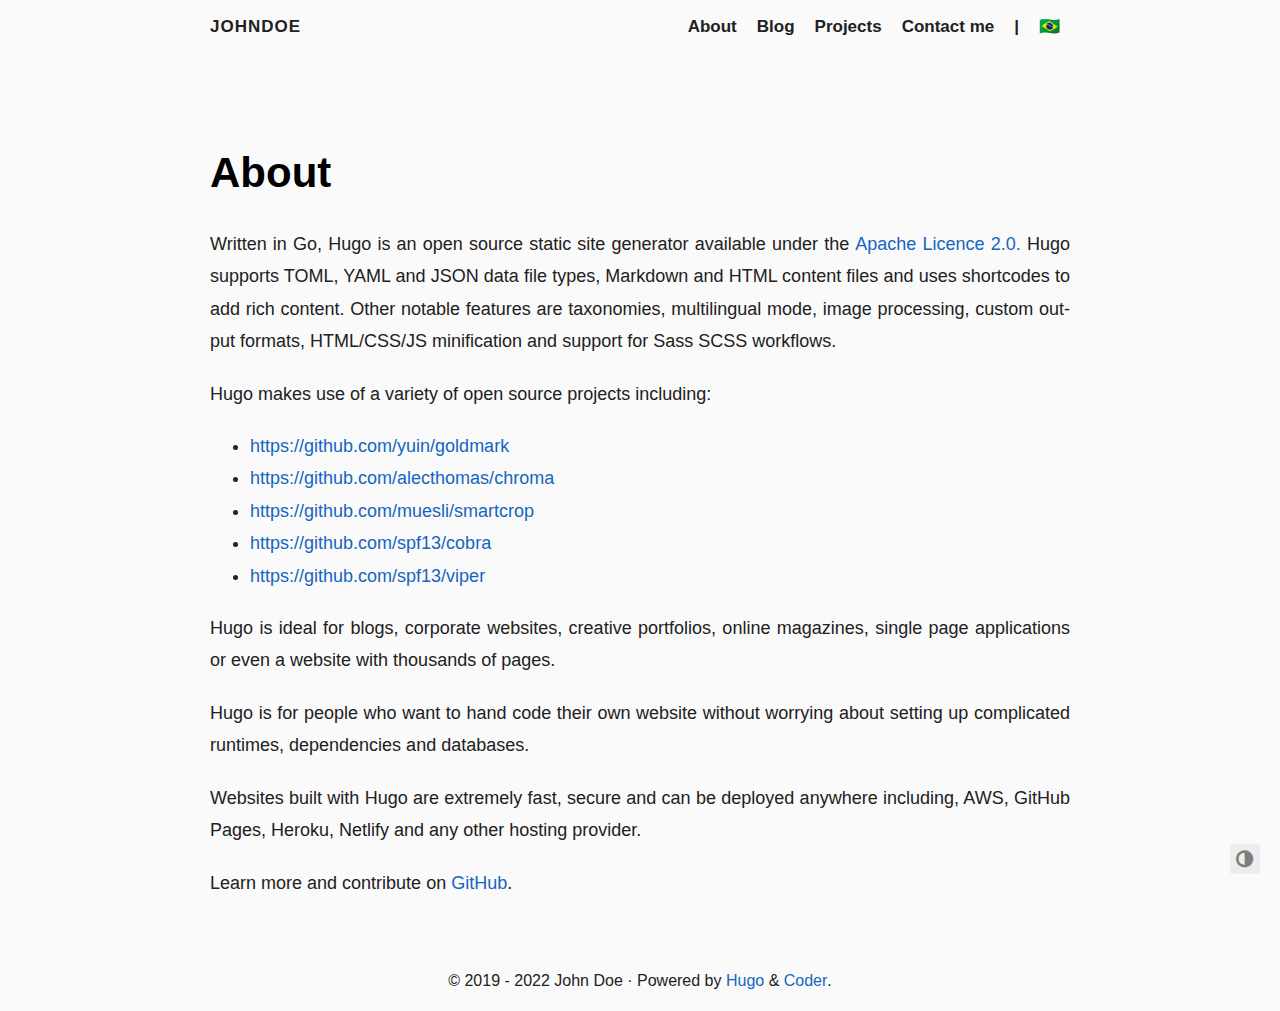
<file: about/index.html>
<!DOCTYPE html>
<html lang="en">
  <head>
    <title>
  About · johndoe
</title>
    <meta charset="utf-8">
<meta name="viewport" content="width=device-width, initial-scale=1.0">
<meta name="color-scheme" content="light dark">


<meta http-equiv="Content-Security-Policy" content="upgrade-insecure-requests; block-all-mixed-content; default-src 'self'; child-src 39 115 101 108 102 39; font-src 'self' https://fonts.gstatic.com https://cdn.jsdelivr.net/; form-action 39 115 101 108 102 39; frame-src 39 115 101 108 102 39; img-src 39 115 101 108 102 39; object-src 39 110 111 110 101 39; style-src 'self' 'unsafe-inline' https://fonts.googleapis.com/ https://cdn.jsdelivr.net/; script-src 'self' 'unsafe-inline' https://www.google-analytics.com https://cdn.jsdelivr.net/; prefetch-src 39 115 101 108 102 39; connect-src 'self' https://www.google-analytics.com;">




<meta name="author" content="John Doe">
<meta name="description" content="Hugo, the world&#39;s fastest framework for building websites">
<meta name="keywords" content="blog,developer,personal">

<meta name="twitter:card" content="summary"/>
<meta name="twitter:title" content="About"/>
<meta name="twitter:description" content="Hugo, the world&#39;s fastest framework for building websites"/>

<meta property="og:title" content="About" />
<meta property="og:description" content="Hugo, the world&#39;s fastest framework for building websites" />
<meta property="og:type" content="article" />
<meta property="og:url" content="http://www.example.com/about/" /><meta property="article:section" content="" />
<meta property="article:published_time" content="2019-02-28T00:00:00+00:00" />
<meta property="article:modified_time" content="2019-02-28T00:00:00+00:00" />





<link rel="canonical" href="http://www.example.com/about/">


<link rel="preload" href="/fonts/forkawesome-webfont.woff2?v=1.2.0" as="font" type="font/woff2" crossorigin>


  
  
  <link rel="stylesheet" href="/css/coder.min.c4d7e93a158eda5a65b3df343745d2092a0a1e2170feeec909b8a89443903c6a.css" integrity="sha256-xNfpOhWO2lpls980N0XSCSoKHiFw/u7JCbiolEOQPGo=" crossorigin="anonymous" media="screen" />






  
    
    
    <link rel="stylesheet" href="/css/coder-dark.min.39e41a7f16bdf8cb16e43cae7d714fa1016f1d2d2898a5b3f27f42c9979204e2.css" integrity="sha256-OeQafxa9&#43;MsW5DyufXFPoQFvHS0omKWz8n9CyZeSBOI=" crossorigin="anonymous" media="screen" />
  



 




<link rel="icon" type="image/png" href="/images/favicon-32x32.png" sizes="32x32">
<link rel="icon" type="image/png" href="/images/favicon-16x16.png" sizes="16x16">

<link rel="apple-touch-icon" href="/images/apple-touch-icon.png">
<link rel="apple-touch-icon" sizes="180x180" href="/images/apple-touch-icon.png">

<link rel="manifest" href="/site.webmanifest">
<link rel="mask-icon" href="/images/safari-pinned-tab.svg" color="#5bbad5">




<meta name="generator" content="Hugo 0.101.0" />





  </head>






<body class="preload-transitions colorscheme-auto">
  
<div class="float-container">
    <a id="dark-mode-toggle" class="colorscheme-toggle">
        <i class="fa fa-adjust fa-fw" aria-hidden="true"></i>
    </a>
</div>


  <main class="wrapper">
    <nav class="navigation">
  <section class="container">
    <a class="navigation-title" href="/">
      johndoe
    </a>
    
      <input type="checkbox" id="menu-toggle" />
      <label class="menu-button float-right" for="menu-toggle">
        <i class="fa fa-bars fa-fw" aria-hidden="true"></i>
      </label>
      <ul class="navigation-list">
        
          
            <li class="navigation-item">
              <a class="navigation-link" href="/about/">About</a>
            </li>
          
            <li class="navigation-item">
              <a class="navigation-link" href="/posts/">Blog</a>
            </li>
          
            <li class="navigation-item">
              <a class="navigation-link" href="/projects/">Projects</a>
            </li>
          
            <li class="navigation-item">
              <a class="navigation-link" href="/contact/">Contact me</a>
            </li>
          
        
        
          
          
          
            
              
                <li class="navigation-item menu-separator">
                  <span>|</span>
                </li>
                
              
              <li class="navigation-item">
                <a href="http://www.example.com/pt-br/about/">🇧🇷</a>
              </li>
            
          
        
      </ul>
    
  </section>
</nav>


    <div class="content">
      
  <section class="container page">
  <article>
    <header>
      <h1 class="title">
        <a class="title-link" href="http://www.example.com/about/">
          About
        </a>
      </h1>
    </header>

    <p>Written in Go, Hugo is an open source static site generator available under the <a href="https://github.com/gohugoio/hugo/blob/master/LICENSE">Apache Licence 2.0.</a> Hugo supports TOML, YAML and JSON data file types, Markdown and HTML content files and uses shortcodes to add rich content. Other notable features are taxonomies, multilingual mode, image processing, custom output formats, HTML/CSS/JS minification and support for Sass SCSS workflows.</p>
<p>Hugo makes use of a variety of open source projects including:</p>
<ul>
<li><a href="https://github.com/yuin/goldmark">https://github.com/yuin/goldmark</a></li>
<li><a href="https://github.com/alecthomas/chroma">https://github.com/alecthomas/chroma</a></li>
<li><a href="https://github.com/muesli/smartcrop">https://github.com/muesli/smartcrop</a></li>
<li><a href="https://github.com/spf13/cobra">https://github.com/spf13/cobra</a></li>
<li><a href="https://github.com/spf13/viper">https://github.com/spf13/viper</a></li>
</ul>
<p>Hugo is ideal for blogs, corporate websites, creative portfolios, online magazines, single page applications or even a website with thousands of pages.</p>
<p>Hugo is for people who want to hand code their own website without worrying about setting up complicated runtimes, dependencies and databases.</p>
<p>Websites built with Hugo are extremely fast, secure and can be deployed anywhere including, AWS, GitHub Pages, Heroku, Netlify and any other hosting provider.</p>
<p>Learn more and contribute on <a href="https://github.com/gohugoio">GitHub</a>.</p>

  </article>
</section>

  

    </div>

    <footer class="footer">
  <section class="container">
    ©
    
      2019 -
    
    2022
     John Doe 
    ·
    
    Powered by <a href="https://gohugo.io/">Hugo</a> & <a href="https://github.com/luizdepra/hugo-coder/">Coder</a>.
    
  </section>
</footer>

  </main>

  

  
  
  <script src="/js/coder.min.236049395dc3682fb2719640872958e12f1f24067bb09c327b233e6290c7edac.js" integrity="sha256-I2BJOV3DaC&#43;ycZZAhylY4S8fJAZ7sJwyeyM&#43;YpDH7aw="></script>
  

  

  

  

  

  

  

  

  

  
</body>

</html>
</file>
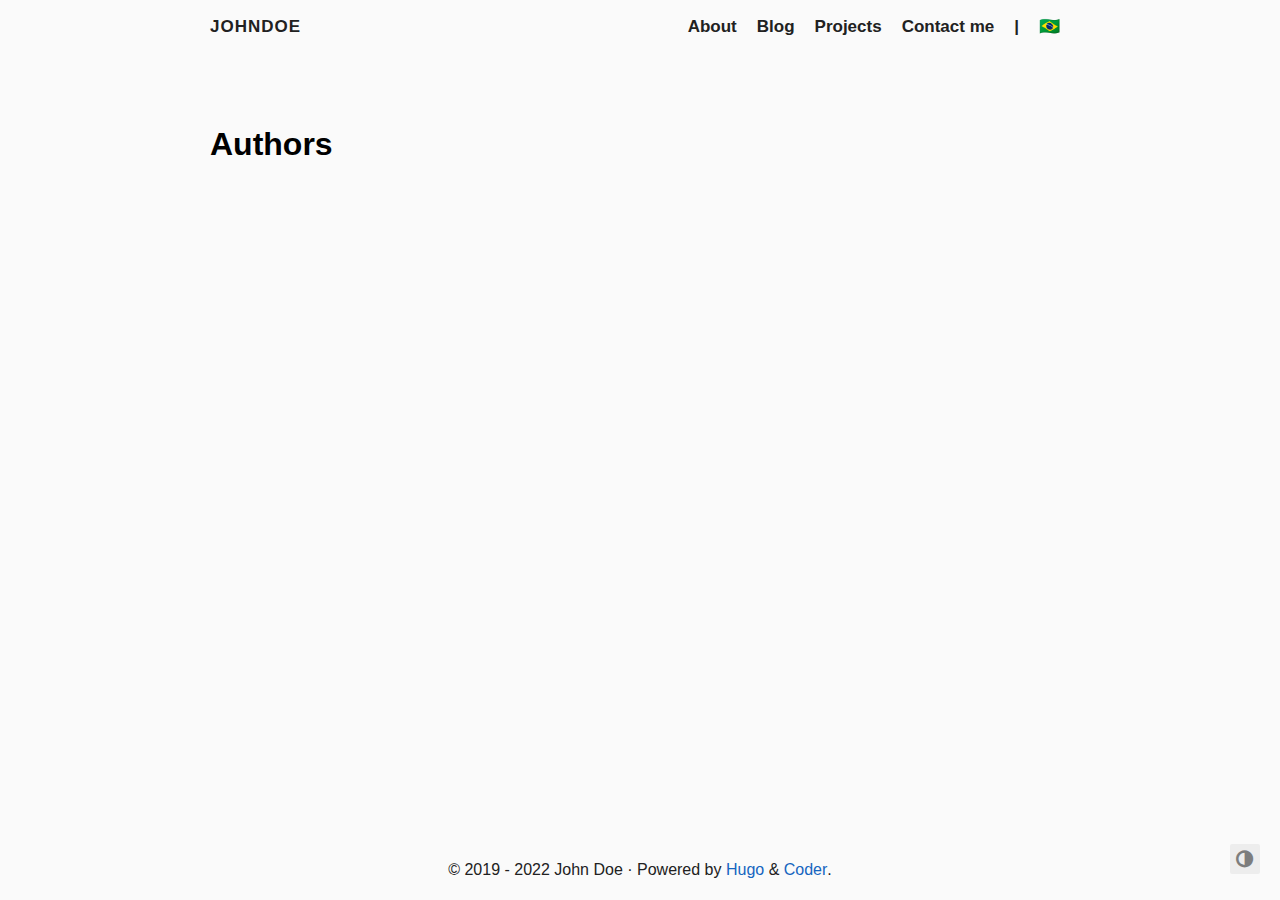
<file: authors/index.html>
<!DOCTYPE html>
<html lang="en">
  <head>
    <title>Authors · johndoe</title>
    <meta charset="utf-8">
<meta name="viewport" content="width=device-width, initial-scale=1.0">
<meta name="color-scheme" content="light dark">


<meta http-equiv="Content-Security-Policy" content="upgrade-insecure-requests; block-all-mixed-content; default-src 'self'; child-src 39 115 101 108 102 39; font-src 'self' https://fonts.gstatic.com https://cdn.jsdelivr.net/; form-action 39 115 101 108 102 39; frame-src 39 115 101 108 102 39; img-src 39 115 101 108 102 39; object-src 39 110 111 110 101 39; style-src 'self' 'unsafe-inline' https://fonts.googleapis.com/ https://cdn.jsdelivr.net/; script-src 'self' 'unsafe-inline' https://www.google-analytics.com https://cdn.jsdelivr.net/; prefetch-src 39 115 101 108 102 39; connect-src 'self' https://www.google-analytics.com;">




<meta name="author" content="John Doe">
<meta name="description" content="John Doe&#39;s personal website">
<meta name="keywords" content="blog,developer,personal">

<meta name="twitter:card" content="summary"/>
<meta name="twitter:title" content="Authors"/>
<meta name="twitter:description" content="John Doe&#39;s personal website"/>

<meta property="og:title" content="Authors" />
<meta property="og:description" content="John Doe&#39;s personal website" />
<meta property="og:type" content="website" />
<meta property="og:url" content="http://www.example.com/authors/" />





<link rel="canonical" href="http://www.example.com/authors/">


<link rel="preload" href="/fonts/forkawesome-webfont.woff2?v=1.2.0" as="font" type="font/woff2" crossorigin>


  
  
  <link rel="stylesheet" href="/css/coder.min.c4d7e93a158eda5a65b3df343745d2092a0a1e2170feeec909b8a89443903c6a.css" integrity="sha256-xNfpOhWO2lpls980N0XSCSoKHiFw/u7JCbiolEOQPGo=" crossorigin="anonymous" media="screen" />






  
    
    
    <link rel="stylesheet" href="/css/coder-dark.min.39e41a7f16bdf8cb16e43cae7d714fa1016f1d2d2898a5b3f27f42c9979204e2.css" integrity="sha256-OeQafxa9&#43;MsW5DyufXFPoQFvHS0omKWz8n9CyZeSBOI=" crossorigin="anonymous" media="screen" />
  



 




<link rel="icon" type="image/png" href="/images/favicon-32x32.png" sizes="32x32">
<link rel="icon" type="image/png" href="/images/favicon-16x16.png" sizes="16x16">

<link rel="apple-touch-icon" href="/images/apple-touch-icon.png">
<link rel="apple-touch-icon" sizes="180x180" href="/images/apple-touch-icon.png">

<link rel="manifest" href="/site.webmanifest">
<link rel="mask-icon" href="/images/safari-pinned-tab.svg" color="#5bbad5">


<link rel="alternate" type="application/rss+xml" href="/authors/index.xml" title="johndoe" />


<meta name="generator" content="Hugo 0.101.0" />





  </head>






<body class="preload-transitions colorscheme-auto">
  
<div class="float-container">
    <a id="dark-mode-toggle" class="colorscheme-toggle">
        <i class="fa fa-adjust fa-fw" aria-hidden="true"></i>
    </a>
</div>


  <main class="wrapper">
    <nav class="navigation">
  <section class="container">
    <a class="navigation-title" href="/">
      johndoe
    </a>
    
      <input type="checkbox" id="menu-toggle" />
      <label class="menu-button float-right" for="menu-toggle">
        <i class="fa fa-bars fa-fw" aria-hidden="true"></i>
      </label>
      <ul class="navigation-list">
        
          
            <li class="navigation-item">
              <a class="navigation-link" href="/about/">About</a>
            </li>
          
            <li class="navigation-item">
              <a class="navigation-link" href="/posts/">Blog</a>
            </li>
          
            <li class="navigation-item">
              <a class="navigation-link" href="/projects/">Projects</a>
            </li>
          
            <li class="navigation-item">
              <a class="navigation-link" href="/contact/">Contact me</a>
            </li>
          
        
        
          
          
          
            
              
                <li class="navigation-item menu-separator">
                  <span>|</span>
                </li>
                
              
              <li class="navigation-item">
                <a href="http://www.example.com/pt-br/authors/">🇧🇷</a>
              </li>
            
          
        
      </ul>
    
  </section>
</nav>


    <div class="content">
      
  <section class="container taxonomy">
  <h1 class="title">
    <a class="title-link" href="http://www.example.com/authors/">Authors</a>
  </h1>
  
  <ul>
    
    
  </ul>
</section>


    </div>

    <footer class="footer">
  <section class="container">
    ©
    
      2019 -
    
    2022
     John Doe 
    ·
    
    Powered by <a href="https://gohugo.io/">Hugo</a> & <a href="https://github.com/luizdepra/hugo-coder/">Coder</a>.
    
  </section>
</footer>

  </main>

  

  
  
  <script src="/js/coder.min.236049395dc3682fb2719640872958e12f1f24067bb09c327b233e6290c7edac.js" integrity="sha256-I2BJOV3DaC&#43;ycZZAhylY4S8fJAZ7sJwyeyM&#43;YpDH7aw="></script>
  

  

  

  

  

  

  

  

  

  
</body>

</html>
</file>
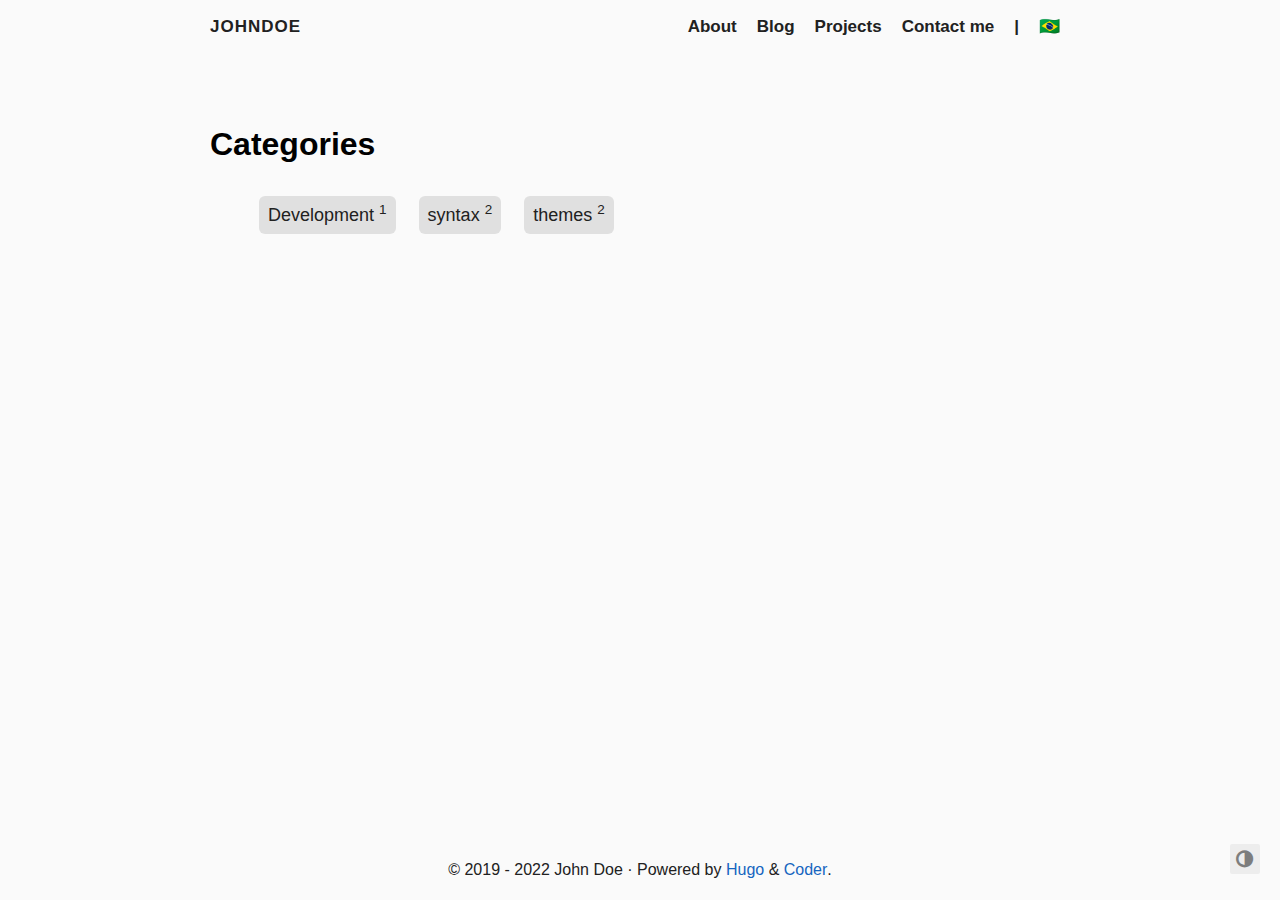
<file: categories/index.html>
<!DOCTYPE html>
<html lang="en">
  <head>
    <title>Categories · johndoe</title>
    <meta charset="utf-8">
<meta name="viewport" content="width=device-width, initial-scale=1.0">
<meta name="color-scheme" content="light dark">


<meta http-equiv="Content-Security-Policy" content="upgrade-insecure-requests; block-all-mixed-content; default-src 'self'; child-src 39 115 101 108 102 39; font-src 'self' https://fonts.gstatic.com https://cdn.jsdelivr.net/; form-action 39 115 101 108 102 39; frame-src 39 115 101 108 102 39; img-src 39 115 101 108 102 39; object-src 39 110 111 110 101 39; style-src 'self' 'unsafe-inline' https://fonts.googleapis.com/ https://cdn.jsdelivr.net/; script-src 'self' 'unsafe-inline' https://www.google-analytics.com https://cdn.jsdelivr.net/; prefetch-src 39 115 101 108 102 39; connect-src 'self' https://www.google-analytics.com;">




<meta name="author" content="John Doe">
<meta name="description" content="John Doe&#39;s personal website">
<meta name="keywords" content="blog,developer,personal">

<meta name="twitter:card" content="summary"/>
<meta name="twitter:title" content="Categories"/>
<meta name="twitter:description" content="John Doe&#39;s personal website"/>

<meta property="og:title" content="Categories" />
<meta property="og:description" content="John Doe&#39;s personal website" />
<meta property="og:type" content="website" />
<meta property="og:url" content="http://www.example.com/categories/" />





<link rel="canonical" href="http://www.example.com/categories/">


<link rel="preload" href="/fonts/forkawesome-webfont.woff2?v=1.2.0" as="font" type="font/woff2" crossorigin>


  
  
  <link rel="stylesheet" href="/css/coder.min.c4d7e93a158eda5a65b3df343745d2092a0a1e2170feeec909b8a89443903c6a.css" integrity="sha256-xNfpOhWO2lpls980N0XSCSoKHiFw/u7JCbiolEOQPGo=" crossorigin="anonymous" media="screen" />






  
    
    
    <link rel="stylesheet" href="/css/coder-dark.min.39e41a7f16bdf8cb16e43cae7d714fa1016f1d2d2898a5b3f27f42c9979204e2.css" integrity="sha256-OeQafxa9&#43;MsW5DyufXFPoQFvHS0omKWz8n9CyZeSBOI=" crossorigin="anonymous" media="screen" />
  



 




<link rel="icon" type="image/png" href="/images/favicon-32x32.png" sizes="32x32">
<link rel="icon" type="image/png" href="/images/favicon-16x16.png" sizes="16x16">

<link rel="apple-touch-icon" href="/images/apple-touch-icon.png">
<link rel="apple-touch-icon" sizes="180x180" href="/images/apple-touch-icon.png">

<link rel="manifest" href="/site.webmanifest">
<link rel="mask-icon" href="/images/safari-pinned-tab.svg" color="#5bbad5">


<link rel="alternate" type="application/rss+xml" href="/categories/index.xml" title="johndoe" />


<meta name="generator" content="Hugo 0.101.0" />





  </head>






<body class="preload-transitions colorscheme-auto">
  
<div class="float-container">
    <a id="dark-mode-toggle" class="colorscheme-toggle">
        <i class="fa fa-adjust fa-fw" aria-hidden="true"></i>
    </a>
</div>


  <main class="wrapper">
    <nav class="navigation">
  <section class="container">
    <a class="navigation-title" href="/">
      johndoe
    </a>
    
      <input type="checkbox" id="menu-toggle" />
      <label class="menu-button float-right" for="menu-toggle">
        <i class="fa fa-bars fa-fw" aria-hidden="true"></i>
      </label>
      <ul class="navigation-list">
        
          
            <li class="navigation-item">
              <a class="navigation-link" href="/about/">About</a>
            </li>
          
            <li class="navigation-item">
              <a class="navigation-link" href="/posts/">Blog</a>
            </li>
          
            <li class="navigation-item">
              <a class="navigation-link" href="/projects/">Projects</a>
            </li>
          
            <li class="navigation-item">
              <a class="navigation-link" href="/contact/">Contact me</a>
            </li>
          
        
        
          
          
          
            
              
                <li class="navigation-item menu-separator">
                  <span>|</span>
                </li>
                
              
              <li class="navigation-item">
                <a href="http://www.example.com/pt-br/categories/">🇧🇷</a>
              </li>
            
          
        
      </ul>
    
  </section>
</nav>


    <div class="content">
      
  <section class="container taxonomy">
  <h1 class="title">
    <a class="title-link" href="http://www.example.com/categories/">Categories</a>
  </h1>
  
  <ul>
    
    
      
      
      
        <li>
          <span class="taxonomy-element">
            <a href="http://www.example.com/categories/development/">Development</a>
            <sup>1</sup>
          </span>
        </li>
      
    
      
      
      
        <li>
          <span class="taxonomy-element">
            <a href="http://www.example.com/categories/syntax/">syntax</a>
            <sup>2</sup>
          </span>
        </li>
      
    
      
      
      
        <li>
          <span class="taxonomy-element">
            <a href="http://www.example.com/categories/themes/">themes</a>
            <sup>2</sup>
          </span>
        </li>
      
    
  </ul>
</section>


    </div>

    <footer class="footer">
  <section class="container">
    ©
    
      2019 -
    
    2022
     John Doe 
    ·
    
    Powered by <a href="https://gohugo.io/">Hugo</a> & <a href="https://github.com/luizdepra/hugo-coder/">Coder</a>.
    
  </section>
</footer>

  </main>

  

  
  
  <script src="/js/coder.min.236049395dc3682fb2719640872958e12f1f24067bb09c327b233e6290c7edac.js" integrity="sha256-I2BJOV3DaC&#43;ycZZAhylY4S8fJAZ7sJwyeyM&#43;YpDH7aw="></script>
  

  

  

  

  

  

  

  

  

  
</body>

</html>
</file>
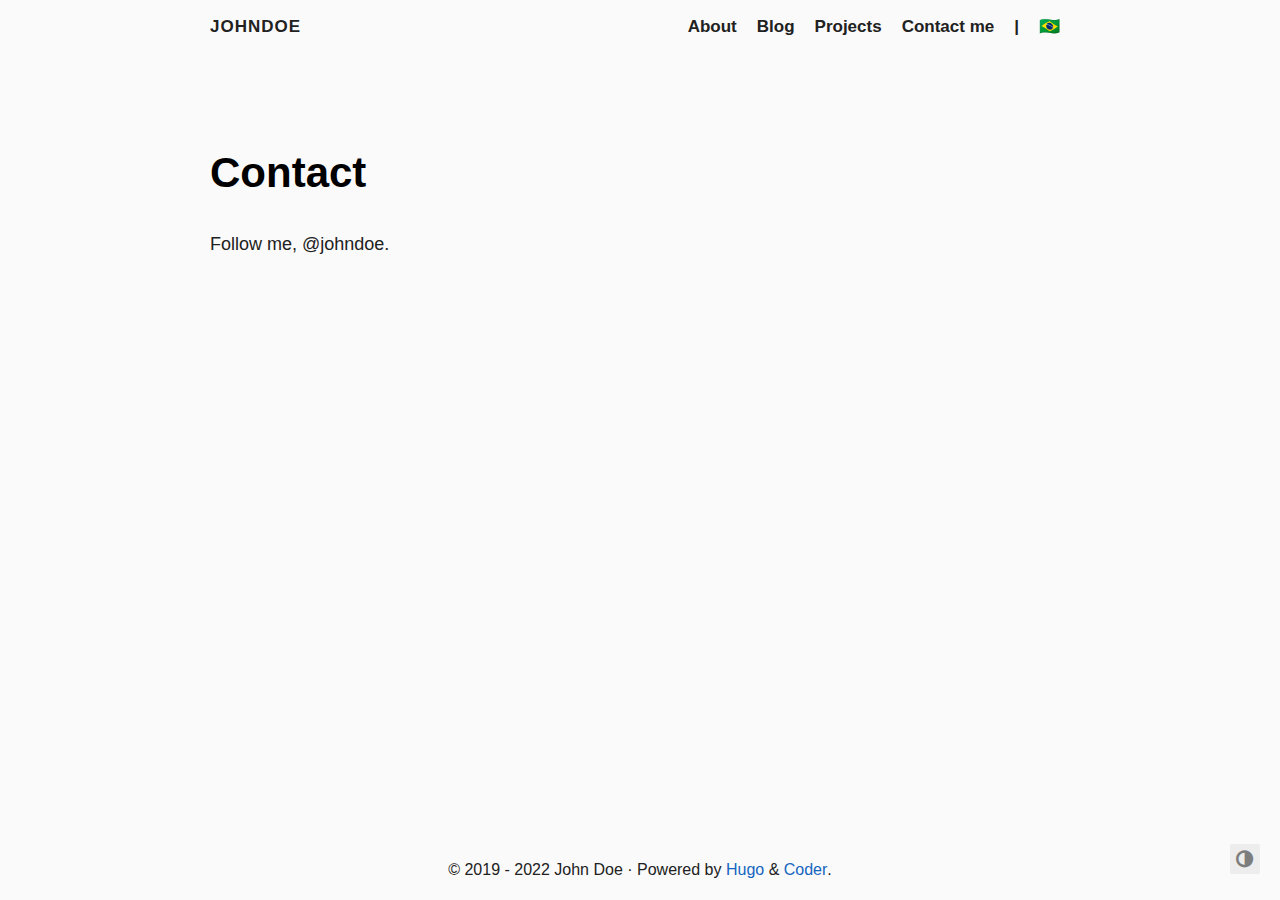
<file: contact/index.html>
<!DOCTYPE html>
<html lang="en">
  <head>
    <title>
  Contact · johndoe
</title>
    <meta charset="utf-8">
<meta name="viewport" content="width=device-width, initial-scale=1.0">
<meta name="color-scheme" content="light dark">


<meta http-equiv="Content-Security-Policy" content="upgrade-insecure-requests; block-all-mixed-content; default-src 'self'; child-src 39 115 101 108 102 39; font-src 'self' https://fonts.gstatic.com https://cdn.jsdelivr.net/; form-action 39 115 101 108 102 39; frame-src 39 115 101 108 102 39; img-src 39 115 101 108 102 39; object-src 39 110 111 110 101 39; style-src 'self' 'unsafe-inline' https://fonts.googleapis.com/ https://cdn.jsdelivr.net/; script-src 'self' 'unsafe-inline' https://www.google-analytics.com https://cdn.jsdelivr.net/; prefetch-src 39 115 101 108 102 39; connect-src 'self' https://www.google-analytics.com;">




<meta name="author" content="John Doe">
<meta name="description" content="Follow me, @johndoe.">
<meta name="keywords" content="blog,developer,personal">

<meta name="twitter:card" content="summary"/>
<meta name="twitter:title" content="Contact"/>
<meta name="twitter:description" content="Follow me, @johndoe."/>

<meta property="og:title" content="Contact" />
<meta property="og:description" content="Follow me, @johndoe." />
<meta property="og:type" content="article" />
<meta property="og:url" content="http://www.example.com/contact/" /><meta property="article:section" content="" />







<link rel="canonical" href="http://www.example.com/contact/">


<link rel="preload" href="/fonts/forkawesome-webfont.woff2?v=1.2.0" as="font" type="font/woff2" crossorigin>


  
  
  <link rel="stylesheet" href="/css/coder.min.c4d7e93a158eda5a65b3df343745d2092a0a1e2170feeec909b8a89443903c6a.css" integrity="sha256-xNfpOhWO2lpls980N0XSCSoKHiFw/u7JCbiolEOQPGo=" crossorigin="anonymous" media="screen" />






  
    
    
    <link rel="stylesheet" href="/css/coder-dark.min.39e41a7f16bdf8cb16e43cae7d714fa1016f1d2d2898a5b3f27f42c9979204e2.css" integrity="sha256-OeQafxa9&#43;MsW5DyufXFPoQFvHS0omKWz8n9CyZeSBOI=" crossorigin="anonymous" media="screen" />
  



 




<link rel="icon" type="image/png" href="/images/favicon-32x32.png" sizes="32x32">
<link rel="icon" type="image/png" href="/images/favicon-16x16.png" sizes="16x16">

<link rel="apple-touch-icon" href="/images/apple-touch-icon.png">
<link rel="apple-touch-icon" sizes="180x180" href="/images/apple-touch-icon.png">

<link rel="manifest" href="/site.webmanifest">
<link rel="mask-icon" href="/images/safari-pinned-tab.svg" color="#5bbad5">




<meta name="generator" content="Hugo 0.101.0" />





  </head>






<body class="preload-transitions colorscheme-auto">
  
<div class="float-container">
    <a id="dark-mode-toggle" class="colorscheme-toggle">
        <i class="fa fa-adjust fa-fw" aria-hidden="true"></i>
    </a>
</div>


  <main class="wrapper">
    <nav class="navigation">
  <section class="container">
    <a class="navigation-title" href="/">
      johndoe
    </a>
    
      <input type="checkbox" id="menu-toggle" />
      <label class="menu-button float-right" for="menu-toggle">
        <i class="fa fa-bars fa-fw" aria-hidden="true"></i>
      </label>
      <ul class="navigation-list">
        
          
            <li class="navigation-item">
              <a class="navigation-link" href="/about/">About</a>
            </li>
          
            <li class="navigation-item">
              <a class="navigation-link" href="/posts/">Blog</a>
            </li>
          
            <li class="navigation-item">
              <a class="navigation-link" href="/projects/">Projects</a>
            </li>
          
            <li class="navigation-item">
              <a class="navigation-link" href="/contact/">Contact me</a>
            </li>
          
        
        
          
          
          
            
              
                <li class="navigation-item menu-separator">
                  <span>|</span>
                </li>
                
              
              <li class="navigation-item">
                <a href="http://www.example.com/pt-br/contact/">🇧🇷</a>
              </li>
            
          
        
      </ul>
    
  </section>
</nav>


    <div class="content">
      
  <section class="container page">
  <article>
    <header>
      <h1 class="title">
        <a class="title-link" href="http://www.example.com/contact/">
          Contact
        </a>
      </h1>
    </header>

    <p>Follow me, @johndoe.</p>

  </article>
</section>

  

    </div>

    <footer class="footer">
  <section class="container">
    ©
    
      2019 -
    
    2022
     John Doe 
    ·
    
    Powered by <a href="https://gohugo.io/">Hugo</a> & <a href="https://github.com/luizdepra/hugo-coder/">Coder</a>.
    
  </section>
</footer>

  </main>

  

  
  
  <script src="/js/coder.min.236049395dc3682fb2719640872958e12f1f24067bb09c327b233e6290c7edac.js" integrity="sha256-I2BJOV3DaC&#43;ycZZAhylY4S8fJAZ7sJwyeyM&#43;YpDH7aw="></script>
  

  

  

  

  

  

  

  

  

  
</body>

</html>
</file>
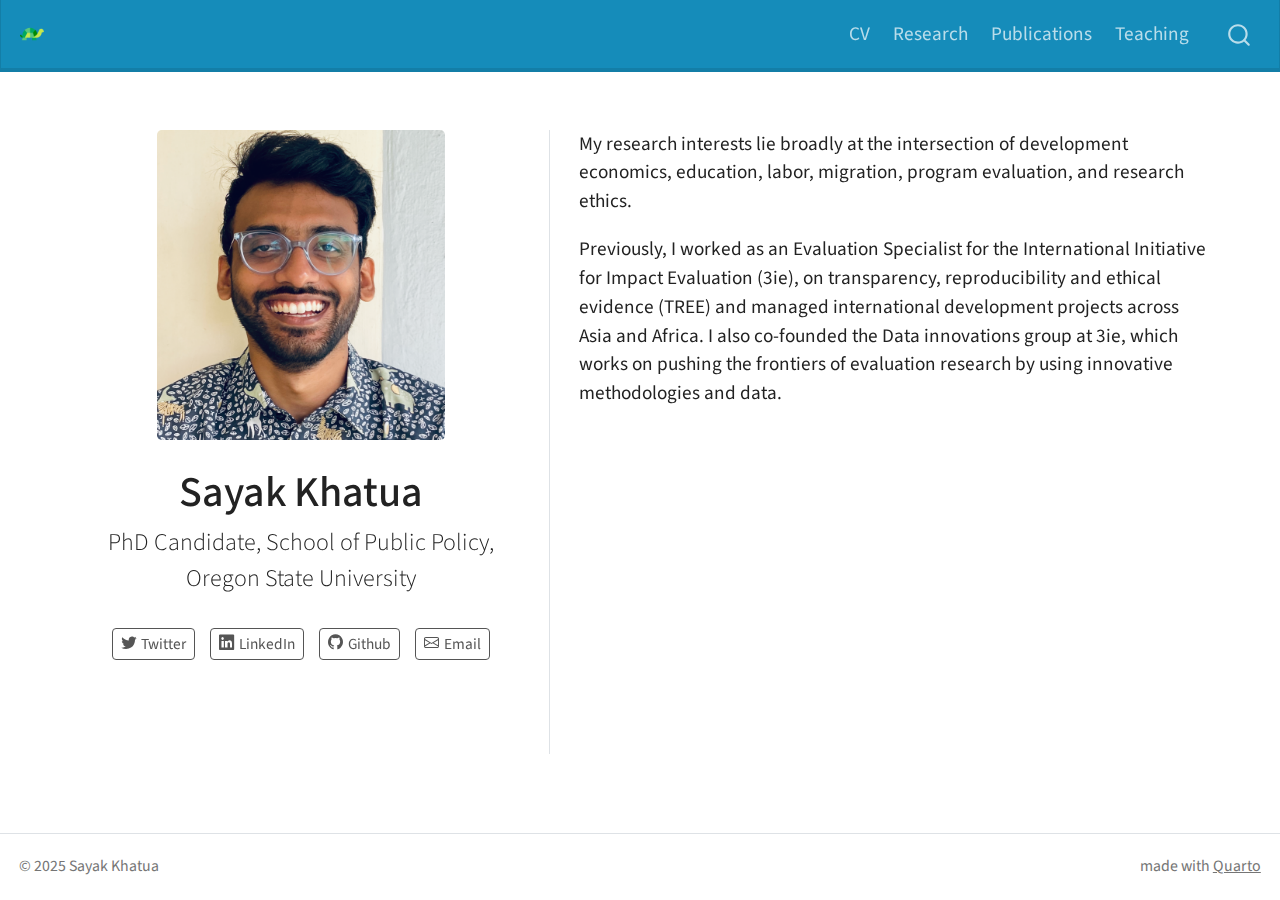
<file: docs/index.html>
<!DOCTYPE html>
<html xmlns="http://www.w3.org/1999/xhtml" lang="en" xml:lang="en"><head>

<meta charset="utf-8">
<meta name="generator" content="quarto-1.1.251">

<meta name="viewport" content="width=device-width, initial-scale=1.0, user-scalable=yes">


<title>Sayak Khatua | About</title>
<style>
code{white-space: pre-wrap;}
span.smallcaps{font-variant: small-caps;}
div.columns{display: flex; gap: min(4vw, 1.5em);}
div.column{flex: auto; overflow-x: auto;}
div.hanging-indent{margin-left: 1.5em; text-indent: -1.5em;}
ul.task-list{list-style: none;}
ul.task-list li input[type="checkbox"] {
  width: 0.8em;
  margin: 0 0.8em 0.2em -1.6em;
  vertical-align: middle;
}
</style>


<script src="site_libs/quarto-nav/quarto-nav.js"></script>
<script src="site_libs/clipboard/clipboard.min.js"></script>
<script src="site_libs/quarto-search/autocomplete.umd.js"></script>
<script src="site_libs/quarto-search/fuse.min.js"></script>
<script src="site_libs/quarto-search/quarto-search.js"></script>
<meta name="quarto:offset" content="./">
<link href="./assets/img/turtle.webp" rel="icon">
<script src="site_libs/quarto-html/quarto.js"></script>
<script src="site_libs/quarto-html/popper.min.js"></script>
<script src="site_libs/quarto-html/tippy.umd.min.js"></script>
<link href="site_libs/quarto-html/tippy.css" rel="stylesheet">
<link href="site_libs/quarto-html/quarto-syntax-highlighting.css" rel="stylesheet" id="quarto-text-highlighting-styles">
<script src="site_libs/bootstrap/bootstrap.min.js"></script>
<link href="site_libs/bootstrap/bootstrap-icons.css" rel="stylesheet">
<link href="site_libs/bootstrap/bootstrap.min.css" rel="stylesheet" id="quarto-bootstrap" data-mode="light">
<script id="quarto-search-options" type="application/json">{
  "location": "navbar",
  "copy-button": false,
  "collapse-after": 3,
  "panel-placement": "end",
  "type": "overlay",
  "limit": 20,
  "language": {
    "search-no-results-text": "No results",
    "search-matching-documents-text": "matching documents",
    "search-copy-link-title": "Copy link to search",
    "search-hide-matches-text": "Hide additional matches",
    "search-more-match-text": "more match in this document",
    "search-more-matches-text": "more matches in this document",
    "search-clear-button-title": "Clear",
    "search-detached-cancel-button-title": "Cancel",
    "search-submit-button-title": "Submit"
  }
}</script>
<style>html{ scroll-behavior: smooth; }</style>


</head>

<body class="nav-fixed">

<div id="quarto-search-results"></div>
  <header id="quarto-header" class="headroom fixed-top">
    <nav class="navbar navbar-expand-lg navbar-dark ">
      <div class="navbar-container container-fluid">
      <div class="navbar-brand-container">
    <a href="./index.html" class="navbar-brand navbar-brand-logo">
    <img src="./assets/img/turtle.webp" alt="" class="navbar-logo">
    </a>
  </div>
          <button class="navbar-toggler" type="button" data-bs-toggle="collapse" data-bs-target="#navbarCollapse" aria-controls="navbarCollapse" aria-expanded="false" aria-label="Toggle navigation" onclick="if (window.quartoToggleHeadroom) { window.quartoToggleHeadroom(); }">
  <span class="navbar-toggler-icon"></span>
</button>
          <div class="collapse navbar-collapse" id="navbarCollapse">
            <ul class="navbar-nav navbar-nav-scroll ms-auto">
  <li class="nav-item">
    <a class="nav-link" href="./cv/index.html">CV</a>
  </li>  
  <li class="nav-item">
    <a class="nav-link" href="./research/index.html">Research</a>
  </li>  
  <li class="nav-item">
    <a class="nav-link" href="./publications/index.html">Publications</a>
  </li>  
  <li class="nav-item">
    <a class="nav-link" href="./teaching/index.html">Teaching</a>
  </li>  
</ul>
              <div id="quarto-search" class="" title="Search"></div>
          </div> <!-- /navcollapse -->
      </div> <!-- /container-fluid -->
    </nav>
</header>
<!-- content -->
<div id="quarto-content" class="quarto-container page-columns page-rows-contents page-layout-full page-navbar">
<!-- sidebar -->
<!-- margin-sidebar -->
    
<!-- main -->
<div class="quarto-about-trestles column-page">
  <div class="about-entity">
    <img src="assets/img/sayak.png" class="about-image
  rounded " style="width: 15em;">
<header id="title-block-header" class="quarto-title-block default">
<div class="quarto-title">
<h1 class="title">Sayak Khatua</h1>
<p class="subtitle lead">PhD Candidate, School of Public Policy, Oregon State University</p>
</div>
<div class="quarto-title-meta">
  </div>
</header>
    <div class="about-links">
  <a href="https://twitter.com/sayak_khatua" class="about-link">
    <i class="bi bi-twitter"></i>
     <span class="about-link-text">Twitter</span>
  </a>
  <a href="https://www.linkedin.com/in/sayak-khatua/" class="about-link">
    <i class="bi bi-linkedin"></i>
     <span class="about-link-text">LinkedIn</span>
  </a>
  <a href="https://github.com/sayakkhatua" class="about-link">
    <i class="bi bi-github"></i>
     <span class="about-link-text">Github</span>
  </a>
  <a href="mailto:khatuas@oregonstate.edu" class="about-link">
    <i class="bi bi-envelope"></i>
     <span class="about-link-text">Email</span>
  </a>
</div>
  </div>
  <div class="about-contents"><main class="content column-page" id="quarto-document-content">
<p>My research interests lie broadly at the intersection of development economics, education, labor, migration, program evaluation, and research ethics.</p>
<p>Previously, I worked as an Evaluation Specialist for the International Initiative for Impact Evaluation (3ie), on transparency, reproducibility and ethical evidence (TREE) and managed international development projects across Asia and Africa. I also co-founded the Data innovations group at 3ie, which works on pushing the frontiers of evaluation research by using innovative methodologies and data.</p>


</main></div>
</div>
 <!-- /main -->
<script id="quarto-html-after-body" type="application/javascript">
window.document.addEventListener("DOMContentLoaded", function (event) {
  const toggleBodyColorMode = (bsSheetEl) => {
    const mode = bsSheetEl.getAttribute("data-mode");
    const bodyEl = window.document.querySelector("body");
    if (mode === "dark") {
      bodyEl.classList.add("quarto-dark");
      bodyEl.classList.remove("quarto-light");
    } else {
      bodyEl.classList.add("quarto-light");
      bodyEl.classList.remove("quarto-dark");
    }
  }
  const toggleBodyColorPrimary = () => {
    const bsSheetEl = window.document.querySelector("link#quarto-bootstrap");
    if (bsSheetEl) {
      toggleBodyColorMode(bsSheetEl);
    }
  }
  toggleBodyColorPrimary();  
  const clipboard = new window.ClipboardJS('.code-copy-button', {
    target: function(trigger) {
      return trigger.previousElementSibling;
    }
  });
  clipboard.on('success', function(e) {
    // button target
    const button = e.trigger;
    // don't keep focus
    button.blur();
    // flash "checked"
    button.classList.add('code-copy-button-checked');
    var currentTitle = button.getAttribute("title");
    button.setAttribute("title", "Copied!");
    setTimeout(function() {
      button.setAttribute("title", currentTitle);
      button.classList.remove('code-copy-button-checked');
    }, 1000);
    // clear code selection
    e.clearSelection();
  });
  function tippyHover(el, contentFn) {
    const config = {
      allowHTML: true,
      content: contentFn,
      maxWidth: 500,
      delay: 100,
      arrow: false,
      appendTo: function(el) {
          return el.parentElement;
      },
      interactive: true,
      interactiveBorder: 10,
      theme: 'quarto',
      placement: 'bottom-start'
    };
    window.tippy(el, config); 
  }
  const noterefs = window.document.querySelectorAll('a[role="doc-noteref"]');
  for (var i=0; i<noterefs.length; i++) {
    const ref = noterefs[i];
    tippyHover(ref, function() {
      // use id or data attribute instead here
      let href = ref.getAttribute('data-footnote-href') || ref.getAttribute('href');
      try { href = new URL(href).hash; } catch {}
      const id = href.replace(/^#\/?/, "");
      const note = window.document.getElementById(id);
      return note.innerHTML;
    });
  }
  var bibliorefs = window.document.querySelectorAll('a[role="doc-biblioref"]');
  for (var i=0; i<bibliorefs.length; i++) {
    const ref = bibliorefs[i];
    const cites = ref.parentNode.getAttribute('data-cites').split(' ');
    tippyHover(ref, function() {
      var popup = window.document.createElement('div');
      cites.forEach(function(cite) {
        var citeDiv = window.document.createElement('div');
        citeDiv.classList.add('hanging-indent');
        citeDiv.classList.add('csl-entry');
        var biblioDiv = window.document.getElementById('ref-' + cite);
        if (biblioDiv) {
          citeDiv.innerHTML = biblioDiv.innerHTML;
        }
        popup.appendChild(citeDiv);
      });
      return popup.innerHTML;
    });
  }
});
</script>
</div> <!-- /content -->
<footer class="footer">
  <div class="nav-footer">
    <div class="nav-footer-left">© 2025 Sayak Khatua</div>   
    <div class="nav-footer-right">made with <a href="https://quarto.org">Quarto</a></div>
  </div>
</footer>



<script src="site_libs/quarto-html/zenscroll-min.js"></script>
</body></html>
</file>
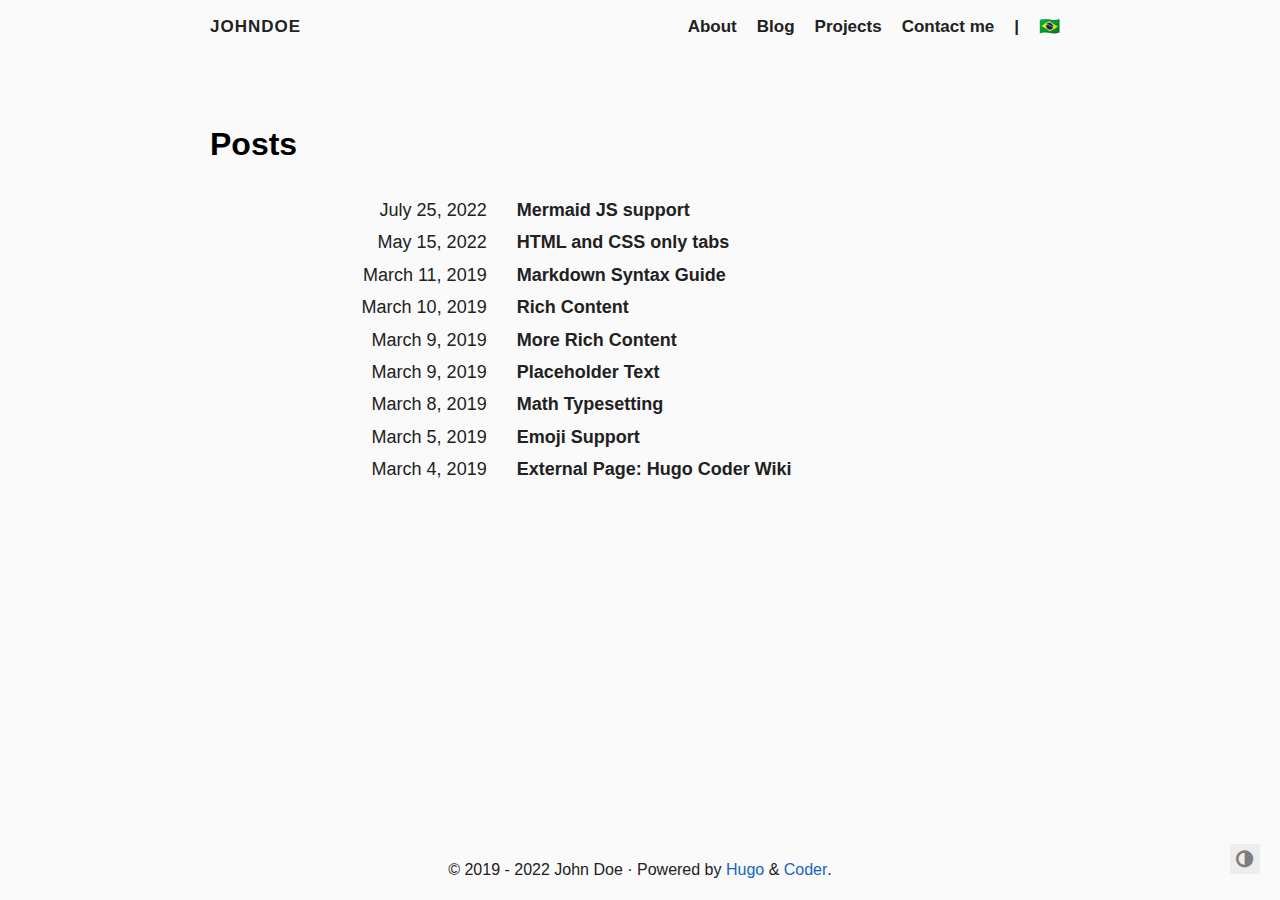
<file: posts/index.html>
<!DOCTYPE html>
<html lang="en">
  <head>
    <title>
  Posts · johndoe
</title>
    <meta charset="utf-8">
<meta name="viewport" content="width=device-width, initial-scale=1.0">
<meta name="color-scheme" content="light dark">


<meta http-equiv="Content-Security-Policy" content="upgrade-insecure-requests; block-all-mixed-content; default-src 'self'; child-src 39 115 101 108 102 39; font-src 'self' https://fonts.gstatic.com https://cdn.jsdelivr.net/; form-action 39 115 101 108 102 39; frame-src 39 115 101 108 102 39; img-src 39 115 101 108 102 39; object-src 39 110 111 110 101 39; style-src 'self' 'unsafe-inline' https://fonts.googleapis.com/ https://cdn.jsdelivr.net/; script-src 'self' 'unsafe-inline' https://www.google-analytics.com https://cdn.jsdelivr.net/; prefetch-src 39 115 101 108 102 39; connect-src 'self' https://www.google-analytics.com;">




<meta name="author" content="John Doe">
<meta name="description" content="John Doe&#39;s personal website">
<meta name="keywords" content="blog,developer,personal">

<meta name="twitter:card" content="summary"/>
<meta name="twitter:title" content="Posts"/>
<meta name="twitter:description" content="John Doe&#39;s personal website"/>

<meta property="og:title" content="Posts" />
<meta property="og:description" content="John Doe&#39;s personal website" />
<meta property="og:type" content="website" />
<meta property="og:url" content="http://www.example.com/posts/" />





<link rel="canonical" href="http://www.example.com/posts/">


<link rel="preload" href="/fonts/forkawesome-webfont.woff2?v=1.2.0" as="font" type="font/woff2" crossorigin>


  
  
  <link rel="stylesheet" href="/css/coder.min.c4d7e93a158eda5a65b3df343745d2092a0a1e2170feeec909b8a89443903c6a.css" integrity="sha256-xNfpOhWO2lpls980N0XSCSoKHiFw/u7JCbiolEOQPGo=" crossorigin="anonymous" media="screen" />






  
    
    
    <link rel="stylesheet" href="/css/coder-dark.min.39e41a7f16bdf8cb16e43cae7d714fa1016f1d2d2898a5b3f27f42c9979204e2.css" integrity="sha256-OeQafxa9&#43;MsW5DyufXFPoQFvHS0omKWz8n9CyZeSBOI=" crossorigin="anonymous" media="screen" />
  



 




<link rel="icon" type="image/png" href="/images/favicon-32x32.png" sizes="32x32">
<link rel="icon" type="image/png" href="/images/favicon-16x16.png" sizes="16x16">

<link rel="apple-touch-icon" href="/images/apple-touch-icon.png">
<link rel="apple-touch-icon" sizes="180x180" href="/images/apple-touch-icon.png">

<link rel="manifest" href="/site.webmanifest">
<link rel="mask-icon" href="/images/safari-pinned-tab.svg" color="#5bbad5">


<link rel="alternate" type="application/rss+xml" href="/posts/index.xml" title="johndoe" />


<meta name="generator" content="Hugo 0.101.0" />





  </head>






<body class="preload-transitions colorscheme-auto">
  
<div class="float-container">
    <a id="dark-mode-toggle" class="colorscheme-toggle">
        <i class="fa fa-adjust fa-fw" aria-hidden="true"></i>
    </a>
</div>


  <main class="wrapper">
    <nav class="navigation">
  <section class="container">
    <a class="navigation-title" href="/">
      johndoe
    </a>
    
      <input type="checkbox" id="menu-toggle" />
      <label class="menu-button float-right" for="menu-toggle">
        <i class="fa fa-bars fa-fw" aria-hidden="true"></i>
      </label>
      <ul class="navigation-list">
        
          
            <li class="navigation-item">
              <a class="navigation-link" href="/about/">About</a>
            </li>
          
            <li class="navigation-item">
              <a class="navigation-link" href="/posts/">Blog</a>
            </li>
          
            <li class="navigation-item">
              <a class="navigation-link" href="/projects/">Projects</a>
            </li>
          
            <li class="navigation-item">
              <a class="navigation-link" href="/contact/">Contact me</a>
            </li>
          
        
        
          
          
          
            
              
                <li class="navigation-item menu-separator">
                  <span>|</span>
                </li>
                
              
              <li class="navigation-item">
                <a href="http://www.example.com/pt-br/posts/">🇧🇷</a>
              </li>
            
          
        
      </ul>
    
  </section>
</nav>


    <div class="content">
      
  <section class="container list">
    <h1 class="title">
      <a class="title-link" href="http://www.example.com/posts/">
        Posts
      </a>
    </h1>
    
    <ul><li>
  <span class="date">July 25, 2022</span>
  <a class="title" href="/posts/mermaid-support/">Mermaid JS support</a>
</li>
<li>
  <span class="date">May 15, 2022</span>
  <a class="title" href="/posts/html-and-css-only-tabs/">HTML and CSS only tabs</a>
</li>
<li>
  <span class="date">March 11, 2019</span>
  <a class="title" href="/posts/markdown-syntax/">Markdown Syntax Guide</a>
</li>
<li>
  <span class="date">March 10, 2019</span>
  <a class="title" href="/posts/rich-content/">Rich Content</a>
</li>
<li>
  <span class="date">March 9, 2019</span>
  <a class="title" href="/posts/more-rich-content/">More Rich Content</a>
</li>
<li>
  <span class="date">March 9, 2019</span>
  <a class="title" href="/posts/placeholder-text/">Placeholder Text</a>
</li>
<li>
  <span class="date">March 8, 2019</span>
  <a class="title" href="/posts/math-typesetting/">Math Typesetting</a>
</li>
<li>
  <span class="date">March 5, 2019</span>
  <a class="title" href="/posts/emoji-support/">Emoji Support</a>
</li>
<li>
  <span class="date">March 4, 2019</span>
  <a class="title" href="https://github.com/luizdepra/hugo-coder/wiki">External Page: Hugo Coder Wiki</a>
</li>
</ul>

    






  </section>

    </div>

    <footer class="footer">
  <section class="container">
    ©
    
      2019 -
    
    2022
     John Doe 
    ·
    
    Powered by <a href="https://gohugo.io/">Hugo</a> & <a href="https://github.com/luizdepra/hugo-coder/">Coder</a>.
    
  </section>
</footer>

  </main>

  

  
  
  <script src="/js/coder.min.236049395dc3682fb2719640872958e12f1f24067bb09c327b233e6290c7edac.js" integrity="sha256-I2BJOV3DaC&#43;ycZZAhylY4S8fJAZ7sJwyeyM&#43;YpDH7aw="></script>
  

  

  

  

  

  

  

  

  

  
</body>

</html>
</file>
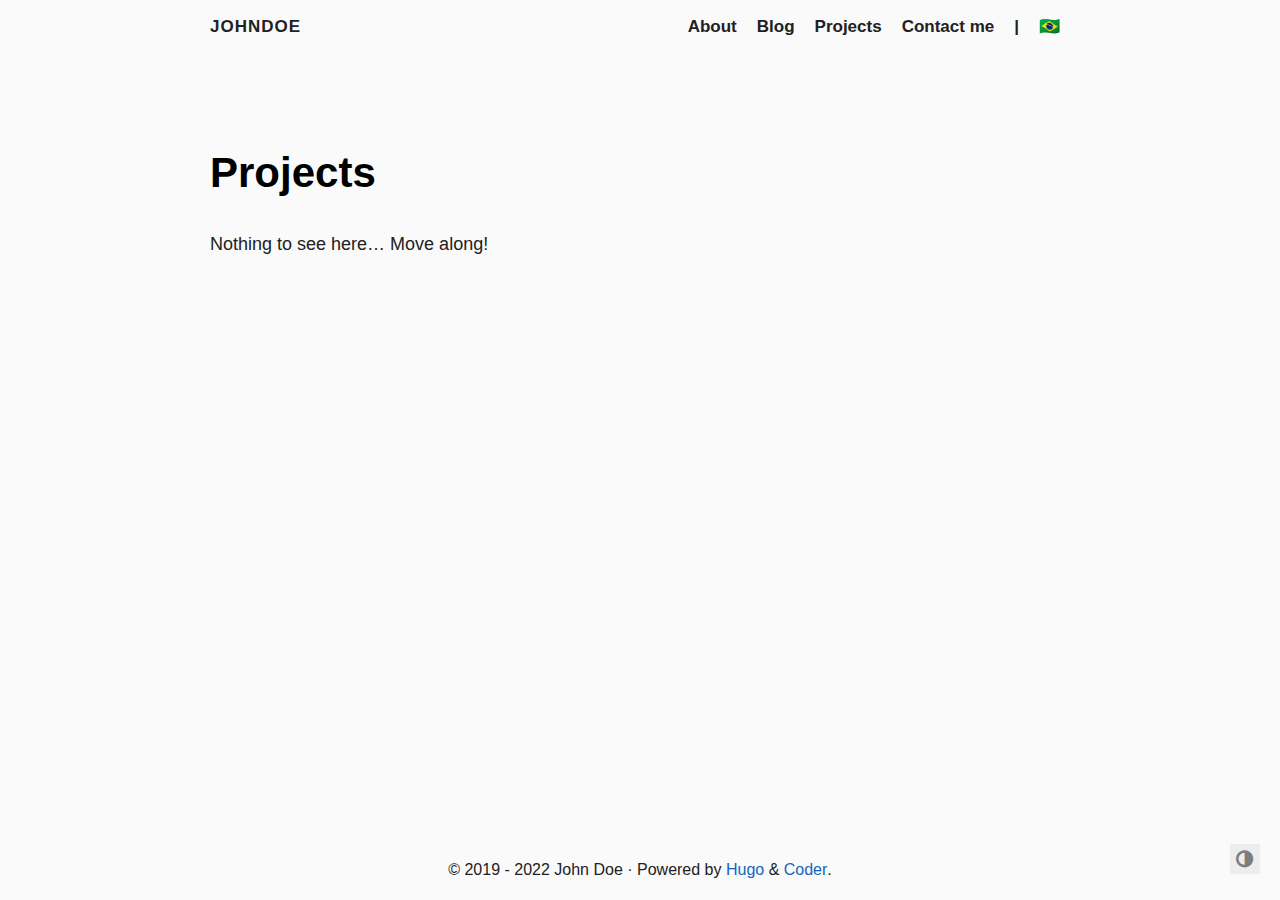
<file: projects/index.html>
<!DOCTYPE html>
<html lang="en">
  <head>
    <title>
  Projects · johndoe
</title>
    <meta charset="utf-8">
<meta name="viewport" content="width=device-width, initial-scale=1.0">
<meta name="color-scheme" content="light dark">


<meta http-equiv="Content-Security-Policy" content="upgrade-insecure-requests; block-all-mixed-content; default-src 'self'; child-src 39 115 101 108 102 39; font-src 'self' https://fonts.gstatic.com https://cdn.jsdelivr.net/; form-action 39 115 101 108 102 39; frame-src 39 115 101 108 102 39; img-src 39 115 101 108 102 39; object-src 39 110 111 110 101 39; style-src 'self' 'unsafe-inline' https://fonts.googleapis.com/ https://cdn.jsdelivr.net/; script-src 'self' 'unsafe-inline' https://www.google-analytics.com https://cdn.jsdelivr.net/; prefetch-src 39 115 101 108 102 39; connect-src 'self' https://www.google-analytics.com;">




<meta name="author" content="John Doe">
<meta name="description" content="Nothing to see here&hellip; Move along!">
<meta name="keywords" content="blog,developer,personal">

<meta name="twitter:card" content="summary"/>
<meta name="twitter:title" content="Projects"/>
<meta name="twitter:description" content="Nothing to see here&hellip; Move along!"/>

<meta property="og:title" content="Projects" />
<meta property="og:description" content="Nothing to see here&hellip; Move along!" />
<meta property="og:type" content="article" />
<meta property="og:url" content="http://www.example.com/projects/" /><meta property="article:section" content="" />







<link rel="canonical" href="http://www.example.com/projects/">


<link rel="preload" href="/fonts/forkawesome-webfont.woff2?v=1.2.0" as="font" type="font/woff2" crossorigin>


  
  
  <link rel="stylesheet" href="/css/coder.min.c4d7e93a158eda5a65b3df343745d2092a0a1e2170feeec909b8a89443903c6a.css" integrity="sha256-xNfpOhWO2lpls980N0XSCSoKHiFw/u7JCbiolEOQPGo=" crossorigin="anonymous" media="screen" />






  
    
    
    <link rel="stylesheet" href="/css/coder-dark.min.39e41a7f16bdf8cb16e43cae7d714fa1016f1d2d2898a5b3f27f42c9979204e2.css" integrity="sha256-OeQafxa9&#43;MsW5DyufXFPoQFvHS0omKWz8n9CyZeSBOI=" crossorigin="anonymous" media="screen" />
  



 




<link rel="icon" type="image/png" href="/images/favicon-32x32.png" sizes="32x32">
<link rel="icon" type="image/png" href="/images/favicon-16x16.png" sizes="16x16">

<link rel="apple-touch-icon" href="/images/apple-touch-icon.png">
<link rel="apple-touch-icon" sizes="180x180" href="/images/apple-touch-icon.png">

<link rel="manifest" href="/site.webmanifest">
<link rel="mask-icon" href="/images/safari-pinned-tab.svg" color="#5bbad5">




<meta name="generator" content="Hugo 0.101.0" />





  </head>






<body class="preload-transitions colorscheme-auto">
  
<div class="float-container">
    <a id="dark-mode-toggle" class="colorscheme-toggle">
        <i class="fa fa-adjust fa-fw" aria-hidden="true"></i>
    </a>
</div>


  <main class="wrapper">
    <nav class="navigation">
  <section class="container">
    <a class="navigation-title" href="/">
      johndoe
    </a>
    
      <input type="checkbox" id="menu-toggle" />
      <label class="menu-button float-right" for="menu-toggle">
        <i class="fa fa-bars fa-fw" aria-hidden="true"></i>
      </label>
      <ul class="navigation-list">
        
          
            <li class="navigation-item">
              <a class="navigation-link" href="/about/">About</a>
            </li>
          
            <li class="navigation-item">
              <a class="navigation-link" href="/posts/">Blog</a>
            </li>
          
            <li class="navigation-item">
              <a class="navigation-link" href="/projects/">Projects</a>
            </li>
          
            <li class="navigation-item">
              <a class="navigation-link" href="/contact/">Contact me</a>
            </li>
          
        
        
          
          
          
            
              
                <li class="navigation-item menu-separator">
                  <span>|</span>
                </li>
                
              
              <li class="navigation-item">
                <a href="http://www.example.com/pt-br/projects/">🇧🇷</a>
              </li>
            
          
        
      </ul>
    
  </section>
</nav>


    <div class="content">
      
  <section class="container page">
  <article>
    <header>
      <h1 class="title">
        <a class="title-link" href="http://www.example.com/projects/">
          Projects
        </a>
      </h1>
    </header>

    <p>Nothing to see here&hellip; Move along!</p>

  </article>
</section>

  

    </div>

    <footer class="footer">
  <section class="container">
    ©
    
      2019 -
    
    2022
     John Doe 
    ·
    
    Powered by <a href="https://gohugo.io/">Hugo</a> & <a href="https://github.com/luizdepra/hugo-coder/">Coder</a>.
    
  </section>
</footer>

  </main>

  

  
  
  <script src="/js/coder.min.236049395dc3682fb2719640872958e12f1f24067bb09c327b233e6290c7edac.js" integrity="sha256-I2BJOV3DaC&#43;ycZZAhylY4S8fJAZ7sJwyeyM&#43;YpDH7aw="></script>
  

  

  

  

  

  

  

  

  

  
</body>

</html>
</file>
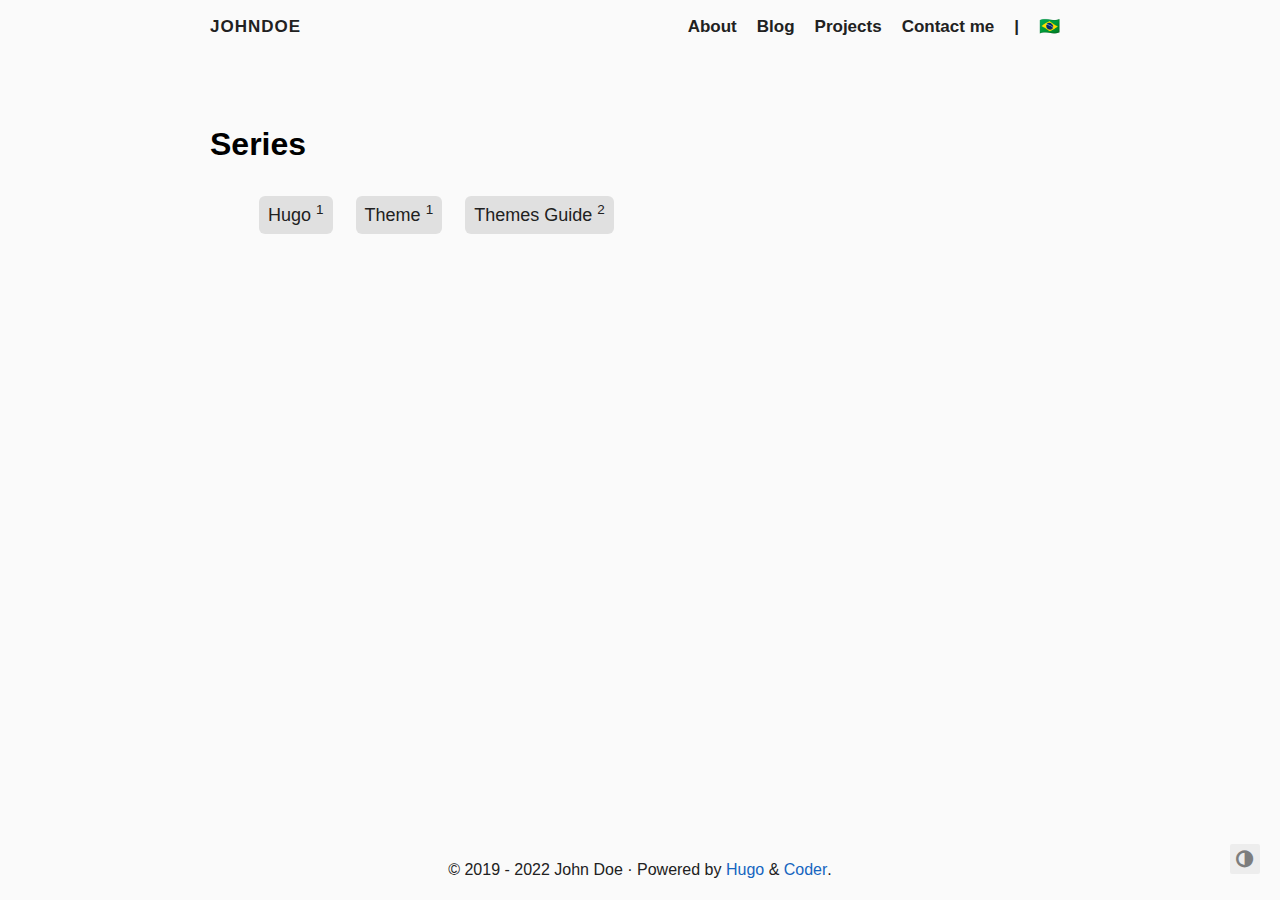
<file: series/index.html>
<!DOCTYPE html>
<html lang="en">
  <head>
    <title>Series · johndoe</title>
    <meta charset="utf-8">
<meta name="viewport" content="width=device-width, initial-scale=1.0">
<meta name="color-scheme" content="light dark">


<meta http-equiv="Content-Security-Policy" content="upgrade-insecure-requests; block-all-mixed-content; default-src 'self'; child-src 39 115 101 108 102 39; font-src 'self' https://fonts.gstatic.com https://cdn.jsdelivr.net/; form-action 39 115 101 108 102 39; frame-src 39 115 101 108 102 39; img-src 39 115 101 108 102 39; object-src 39 110 111 110 101 39; style-src 'self' 'unsafe-inline' https://fonts.googleapis.com/ https://cdn.jsdelivr.net/; script-src 'self' 'unsafe-inline' https://www.google-analytics.com https://cdn.jsdelivr.net/; prefetch-src 39 115 101 108 102 39; connect-src 'self' https://www.google-analytics.com;">




<meta name="author" content="John Doe">
<meta name="description" content="John Doe&#39;s personal website">
<meta name="keywords" content="blog,developer,personal">

<meta name="twitter:card" content="summary"/>
<meta name="twitter:title" content="Series"/>
<meta name="twitter:description" content="John Doe&#39;s personal website"/>

<meta property="og:title" content="Series" />
<meta property="og:description" content="John Doe&#39;s personal website" />
<meta property="og:type" content="website" />
<meta property="og:url" content="http://www.example.com/series/" />





<link rel="canonical" href="http://www.example.com/series/">


<link rel="preload" href="/fonts/forkawesome-webfont.woff2?v=1.2.0" as="font" type="font/woff2" crossorigin>


  
  
  <link rel="stylesheet" href="/css/coder.min.c4d7e93a158eda5a65b3df343745d2092a0a1e2170feeec909b8a89443903c6a.css" integrity="sha256-xNfpOhWO2lpls980N0XSCSoKHiFw/u7JCbiolEOQPGo=" crossorigin="anonymous" media="screen" />






  
    
    
    <link rel="stylesheet" href="/css/coder-dark.min.39e41a7f16bdf8cb16e43cae7d714fa1016f1d2d2898a5b3f27f42c9979204e2.css" integrity="sha256-OeQafxa9&#43;MsW5DyufXFPoQFvHS0omKWz8n9CyZeSBOI=" crossorigin="anonymous" media="screen" />
  



 




<link rel="icon" type="image/png" href="/images/favicon-32x32.png" sizes="32x32">
<link rel="icon" type="image/png" href="/images/favicon-16x16.png" sizes="16x16">

<link rel="apple-touch-icon" href="/images/apple-touch-icon.png">
<link rel="apple-touch-icon" sizes="180x180" href="/images/apple-touch-icon.png">

<link rel="manifest" href="/site.webmanifest">
<link rel="mask-icon" href="/images/safari-pinned-tab.svg" color="#5bbad5">


<link rel="alternate" type="application/rss+xml" href="/series/index.xml" title="johndoe" />


<meta name="generator" content="Hugo 0.101.0" />





  </head>






<body class="preload-transitions colorscheme-auto">
  
<div class="float-container">
    <a id="dark-mode-toggle" class="colorscheme-toggle">
        <i class="fa fa-adjust fa-fw" aria-hidden="true"></i>
    </a>
</div>


  <main class="wrapper">
    <nav class="navigation">
  <section class="container">
    <a class="navigation-title" href="/">
      johndoe
    </a>
    
      <input type="checkbox" id="menu-toggle" />
      <label class="menu-button float-right" for="menu-toggle">
        <i class="fa fa-bars fa-fw" aria-hidden="true"></i>
      </label>
      <ul class="navigation-list">
        
          
            <li class="navigation-item">
              <a class="navigation-link" href="/about/">About</a>
            </li>
          
            <li class="navigation-item">
              <a class="navigation-link" href="/posts/">Blog</a>
            </li>
          
            <li class="navigation-item">
              <a class="navigation-link" href="/projects/">Projects</a>
            </li>
          
            <li class="navigation-item">
              <a class="navigation-link" href="/contact/">Contact me</a>
            </li>
          
        
        
          
          
          
            
              
                <li class="navigation-item menu-separator">
                  <span>|</span>
                </li>
                
              
              <li class="navigation-item">
                <a href="http://www.example.com/pt-br/series/">🇧🇷</a>
              </li>
            
          
        
      </ul>
    
  </section>
</nav>


    <div class="content">
      
  <section class="container taxonomy">
  <h1 class="title">
    <a class="title-link" href="http://www.example.com/series/">Series</a>
  </h1>
  
  <ul>
    
    
      
      
      
        <li>
          <span class="taxonomy-element">
            <a href="http://www.example.com/series/hugo/">Hugo</a>
            <sup>1</sup>
          </span>
        </li>
      
    
      
      
      
        <li>
          <span class="taxonomy-element">
            <a href="http://www.example.com/series/theme/">Theme</a>
            <sup>1</sup>
          </span>
        </li>
      
    
      
      
      
        <li>
          <span class="taxonomy-element">
            <a href="http://www.example.com/series/themes-guide/">Themes Guide</a>
            <sup>2</sup>
          </span>
        </li>
      
    
  </ul>
</section>


    </div>

    <footer class="footer">
  <section class="container">
    ©
    
      2019 -
    
    2022
     John Doe 
    ·
    
    Powered by <a href="https://gohugo.io/">Hugo</a> & <a href="https://github.com/luizdepra/hugo-coder/">Coder</a>.
    
  </section>
</footer>

  </main>

  

  
  
  <script src="/js/coder.min.236049395dc3682fb2719640872958e12f1f24067bb09c327b233e6290c7edac.js" integrity="sha256-I2BJOV3DaC&#43;ycZZAhylY4S8fJAZ7sJwyeyM&#43;YpDH7aw="></script>
  

  

  

  

  

  

  

  

  

  
</body>

</html>
</file>
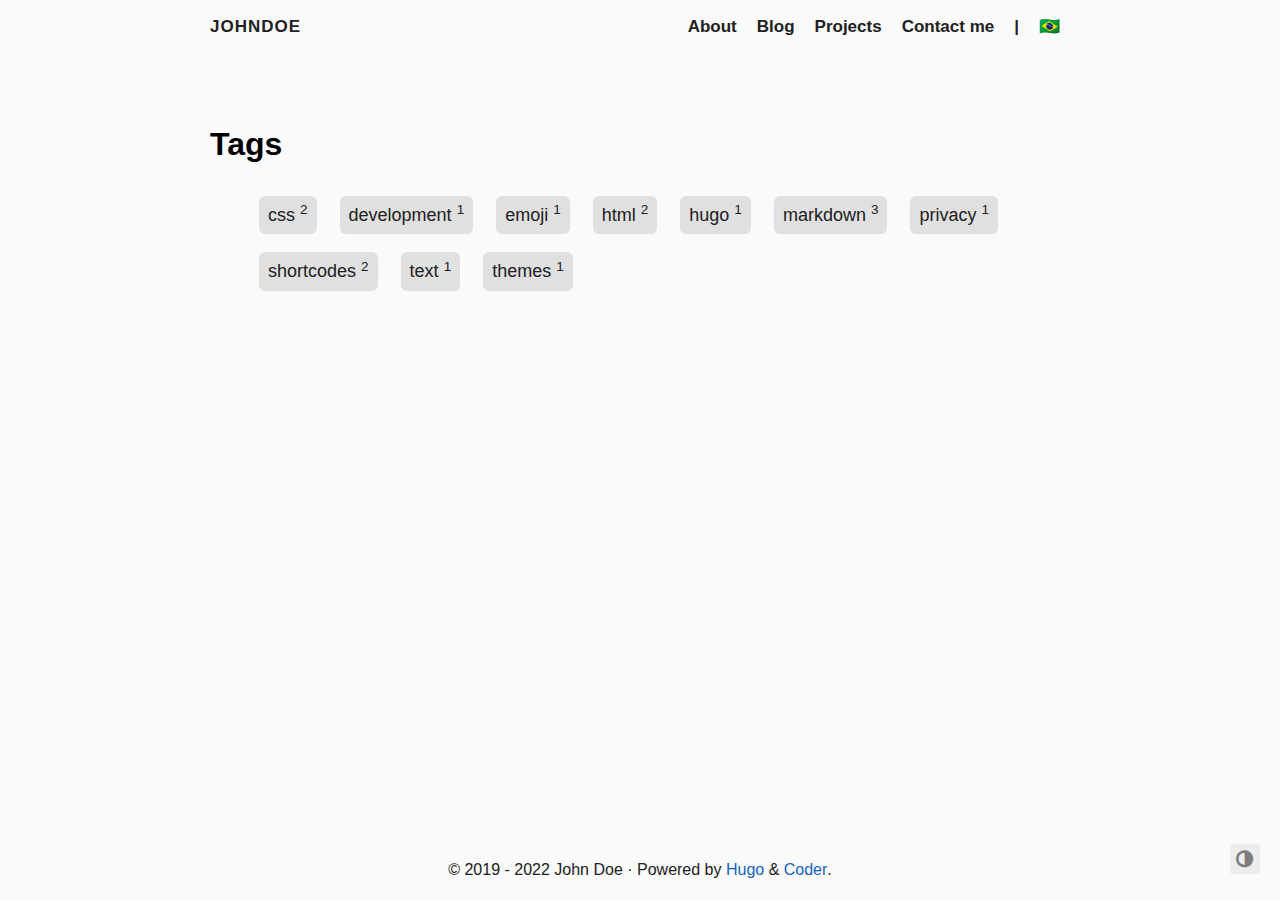
<file: tags/index.html>
<!DOCTYPE html>
<html lang="en">
  <head>
    <title>Tags · johndoe</title>
    <meta charset="utf-8">
<meta name="viewport" content="width=device-width, initial-scale=1.0">
<meta name="color-scheme" content="light dark">


<meta http-equiv="Content-Security-Policy" content="upgrade-insecure-requests; block-all-mixed-content; default-src 'self'; child-src 39 115 101 108 102 39; font-src 'self' https://fonts.gstatic.com https://cdn.jsdelivr.net/; form-action 39 115 101 108 102 39; frame-src 39 115 101 108 102 39; img-src 39 115 101 108 102 39; object-src 39 110 111 110 101 39; style-src 'self' 'unsafe-inline' https://fonts.googleapis.com/ https://cdn.jsdelivr.net/; script-src 'self' 'unsafe-inline' https://www.google-analytics.com https://cdn.jsdelivr.net/; prefetch-src 39 115 101 108 102 39; connect-src 'self' https://www.google-analytics.com;">




<meta name="author" content="John Doe">
<meta name="description" content="John Doe&#39;s personal website">
<meta name="keywords" content="blog,developer,personal">

<meta name="twitter:card" content="summary"/>
<meta name="twitter:title" content="Tags"/>
<meta name="twitter:description" content="John Doe&#39;s personal website"/>

<meta property="og:title" content="Tags" />
<meta property="og:description" content="John Doe&#39;s personal website" />
<meta property="og:type" content="website" />
<meta property="og:url" content="http://www.example.com/tags/" />





<link rel="canonical" href="http://www.example.com/tags/">


<link rel="preload" href="/fonts/forkawesome-webfont.woff2?v=1.2.0" as="font" type="font/woff2" crossorigin>


  
  
  <link rel="stylesheet" href="/css/coder.min.c4d7e93a158eda5a65b3df343745d2092a0a1e2170feeec909b8a89443903c6a.css" integrity="sha256-xNfpOhWO2lpls980N0XSCSoKHiFw/u7JCbiolEOQPGo=" crossorigin="anonymous" media="screen" />






  
    
    
    <link rel="stylesheet" href="/css/coder-dark.min.39e41a7f16bdf8cb16e43cae7d714fa1016f1d2d2898a5b3f27f42c9979204e2.css" integrity="sha256-OeQafxa9&#43;MsW5DyufXFPoQFvHS0omKWz8n9CyZeSBOI=" crossorigin="anonymous" media="screen" />
  



 




<link rel="icon" type="image/png" href="/images/favicon-32x32.png" sizes="32x32">
<link rel="icon" type="image/png" href="/images/favicon-16x16.png" sizes="16x16">

<link rel="apple-touch-icon" href="/images/apple-touch-icon.png">
<link rel="apple-touch-icon" sizes="180x180" href="/images/apple-touch-icon.png">

<link rel="manifest" href="/site.webmanifest">
<link rel="mask-icon" href="/images/safari-pinned-tab.svg" color="#5bbad5">


<link rel="alternate" type="application/rss+xml" href="/tags/index.xml" title="johndoe" />


<meta name="generator" content="Hugo 0.101.0" />





  </head>






<body class="preload-transitions colorscheme-auto">
  
<div class="float-container">
    <a id="dark-mode-toggle" class="colorscheme-toggle">
        <i class="fa fa-adjust fa-fw" aria-hidden="true"></i>
    </a>
</div>


  <main class="wrapper">
    <nav class="navigation">
  <section class="container">
    <a class="navigation-title" href="/">
      johndoe
    </a>
    
      <input type="checkbox" id="menu-toggle" />
      <label class="menu-button float-right" for="menu-toggle">
        <i class="fa fa-bars fa-fw" aria-hidden="true"></i>
      </label>
      <ul class="navigation-list">
        
          
            <li class="navigation-item">
              <a class="navigation-link" href="/about/">About</a>
            </li>
          
            <li class="navigation-item">
              <a class="navigation-link" href="/posts/">Blog</a>
            </li>
          
            <li class="navigation-item">
              <a class="navigation-link" href="/projects/">Projects</a>
            </li>
          
            <li class="navigation-item">
              <a class="navigation-link" href="/contact/">Contact me</a>
            </li>
          
        
        
          
          
          
            
              
                <li class="navigation-item menu-separator">
                  <span>|</span>
                </li>
                
              
              <li class="navigation-item">
                <a href="http://www.example.com/pt-br/tags/">🇧🇷</a>
              </li>
            
          
        
      </ul>
    
  </section>
</nav>


    <div class="content">
      
  <section class="container taxonomy">
  <h1 class="title">
    <a class="title-link" href="http://www.example.com/tags/">Tags</a>
  </h1>
  
  <ul>
    
    
      
      
      
        <li>
          <span class="taxonomy-element">
            <a href="http://www.example.com/tags/css/">css</a>
            <sup>2</sup>
          </span>
        </li>
      
    
      
      
      
        <li>
          <span class="taxonomy-element">
            <a href="http://www.example.com/tags/development/">development</a>
            <sup>1</sup>
          </span>
        </li>
      
    
      
      
      
        <li>
          <span class="taxonomy-element">
            <a href="http://www.example.com/tags/emoji/">emoji</a>
            <sup>1</sup>
          </span>
        </li>
      
    
      
      
      
        <li>
          <span class="taxonomy-element">
            <a href="http://www.example.com/tags/html/">html</a>
            <sup>2</sup>
          </span>
        </li>
      
    
      
      
      
        <li>
          <span class="taxonomy-element">
            <a href="http://www.example.com/tags/hugo/">hugo</a>
            <sup>1</sup>
          </span>
        </li>
      
    
      
      
      
        <li>
          <span class="taxonomy-element">
            <a href="http://www.example.com/tags/markdown/">markdown</a>
            <sup>3</sup>
          </span>
        </li>
      
    
      
      
      
        <li>
          <span class="taxonomy-element">
            <a href="http://www.example.com/tags/privacy/">privacy</a>
            <sup>1</sup>
          </span>
        </li>
      
    
      
      
      
        <li>
          <span class="taxonomy-element">
            <a href="http://www.example.com/tags/shortcodes/">shortcodes</a>
            <sup>2</sup>
          </span>
        </li>
      
    
      
      
      
        <li>
          <span class="taxonomy-element">
            <a href="http://www.example.com/tags/text/">text</a>
            <sup>1</sup>
          </span>
        </li>
      
    
      
      
      
        <li>
          <span class="taxonomy-element">
            <a href="http://www.example.com/tags/themes/">themes</a>
            <sup>1</sup>
          </span>
        </li>
      
    
  </ul>
</section>


    </div>

    <footer class="footer">
  <section class="container">
    ©
    
      2019 -
    
    2022
     John Doe 
    ·
    
    Powered by <a href="https://gohugo.io/">Hugo</a> & <a href="https://github.com/luizdepra/hugo-coder/">Coder</a>.
    
  </section>
</footer>

  </main>

  

  
  
  <script src="/js/coder.min.236049395dc3682fb2719640872958e12f1f24067bb09c327b233e6290c7edac.js" integrity="sha256-I2BJOV3DaC&#43;ycZZAhylY4S8fJAZ7sJwyeyM&#43;YpDH7aw="></script>
  

  

  

  

  

  

  

  

  

  
</body>

</html>
</file>
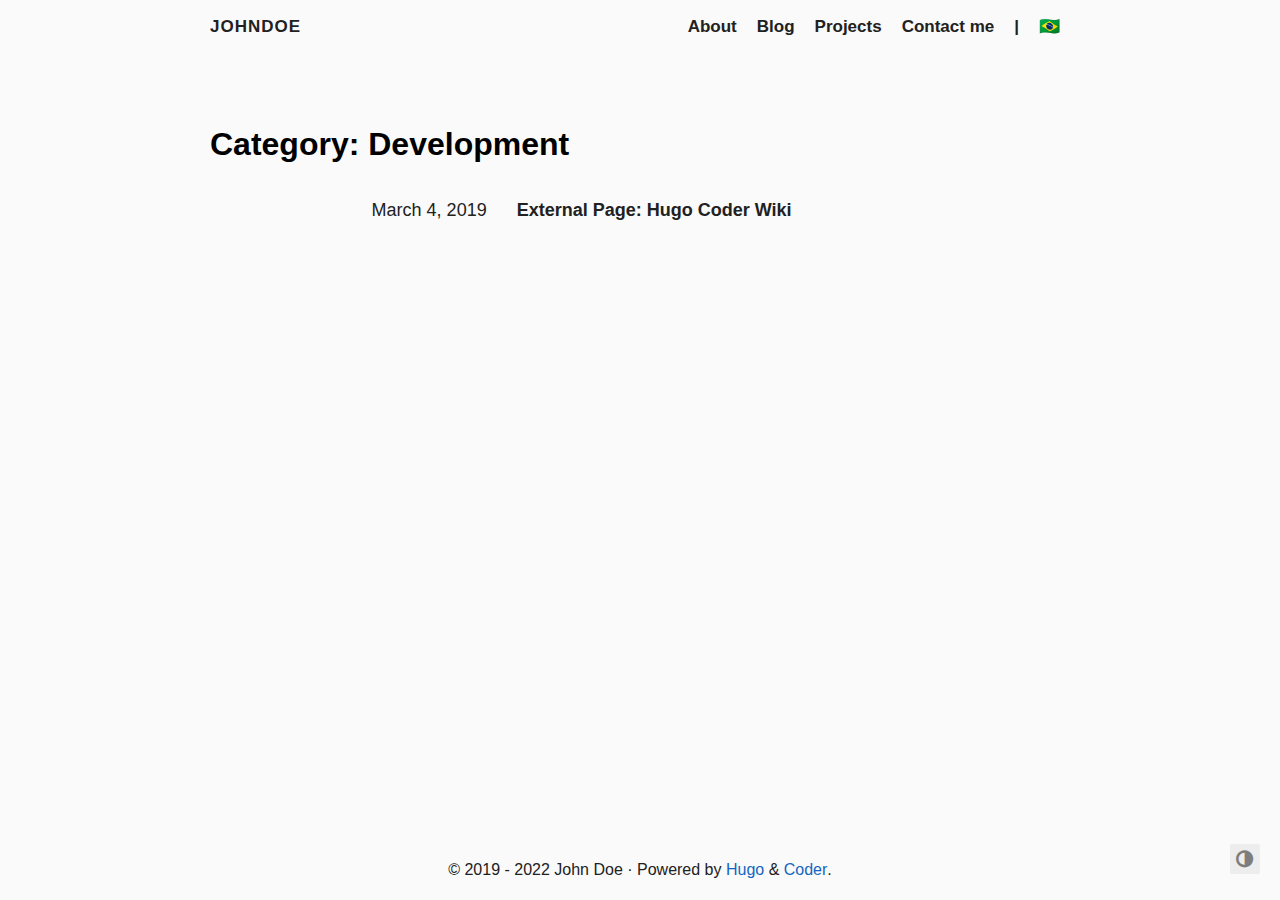
<file: categories/development/index.html>
<!DOCTYPE html>
<html lang="en">
  <head>
    <title>Category: Development · johndoe</title>
    <meta charset="utf-8">
<meta name="viewport" content="width=device-width, initial-scale=1.0">
<meta name="color-scheme" content="light dark">


<meta http-equiv="Content-Security-Policy" content="upgrade-insecure-requests; block-all-mixed-content; default-src 'self'; child-src 39 115 101 108 102 39; font-src 'self' https://fonts.gstatic.com https://cdn.jsdelivr.net/; form-action 39 115 101 108 102 39; frame-src 39 115 101 108 102 39; img-src 39 115 101 108 102 39; object-src 39 110 111 110 101 39; style-src 'self' 'unsafe-inline' https://fonts.googleapis.com/ https://cdn.jsdelivr.net/; script-src 'self' 'unsafe-inline' https://www.google-analytics.com https://cdn.jsdelivr.net/; prefetch-src 39 115 101 108 102 39; connect-src 'self' https://www.google-analytics.com;">




<meta name="author" content="John Doe">
<meta name="description" content="John Doe&#39;s personal website">
<meta name="keywords" content="blog,developer,personal">

<meta name="twitter:card" content="summary"/>
<meta name="twitter:title" content="Development"/>
<meta name="twitter:description" content="John Doe&#39;s personal website"/>

<meta property="og:title" content="Development" />
<meta property="og:description" content="John Doe&#39;s personal website" />
<meta property="og:type" content="website" />
<meta property="og:url" content="http://www.example.com/categories/development/" />





<link rel="canonical" href="http://www.example.com/categories/development/">


<link rel="preload" href="/fonts/forkawesome-webfont.woff2?v=1.2.0" as="font" type="font/woff2" crossorigin>


  
  
  <link rel="stylesheet" href="/css/coder.min.c4d7e93a158eda5a65b3df343745d2092a0a1e2170feeec909b8a89443903c6a.css" integrity="sha256-xNfpOhWO2lpls980N0XSCSoKHiFw/u7JCbiolEOQPGo=" crossorigin="anonymous" media="screen" />






  
    
    
    <link rel="stylesheet" href="/css/coder-dark.min.39e41a7f16bdf8cb16e43cae7d714fa1016f1d2d2898a5b3f27f42c9979204e2.css" integrity="sha256-OeQafxa9&#43;MsW5DyufXFPoQFvHS0omKWz8n9CyZeSBOI=" crossorigin="anonymous" media="screen" />
  



 




<link rel="icon" type="image/png" href="/images/favicon-32x32.png" sizes="32x32">
<link rel="icon" type="image/png" href="/images/favicon-16x16.png" sizes="16x16">

<link rel="apple-touch-icon" href="/images/apple-touch-icon.png">
<link rel="apple-touch-icon" sizes="180x180" href="/images/apple-touch-icon.png">

<link rel="manifest" href="/site.webmanifest">
<link rel="mask-icon" href="/images/safari-pinned-tab.svg" color="#5bbad5">


<link rel="alternate" type="application/rss+xml" href="/categories/development/index.xml" title="johndoe" />


<meta name="generator" content="Hugo 0.101.0" />





  </head>






<body class="preload-transitions colorscheme-auto">
  
<div class="float-container">
    <a id="dark-mode-toggle" class="colorscheme-toggle">
        <i class="fa fa-adjust fa-fw" aria-hidden="true"></i>
    </a>
</div>


  <main class="wrapper">
    <nav class="navigation">
  <section class="container">
    <a class="navigation-title" href="/">
      johndoe
    </a>
    
      <input type="checkbox" id="menu-toggle" />
      <label class="menu-button float-right" for="menu-toggle">
        <i class="fa fa-bars fa-fw" aria-hidden="true"></i>
      </label>
      <ul class="navigation-list">
        
          
            <li class="navigation-item">
              <a class="navigation-link" href="/about/">About</a>
            </li>
          
            <li class="navigation-item">
              <a class="navigation-link" href="/posts/">Blog</a>
            </li>
          
            <li class="navigation-item">
              <a class="navigation-link" href="/projects/">Projects</a>
            </li>
          
            <li class="navigation-item">
              <a class="navigation-link" href="/contact/">Contact me</a>
            </li>
          
        
        
          
          
          
            
              
                <li class="navigation-item menu-separator">
                  <span>|</span>
                </li>
                
              
              <li class="navigation-item">
                <a href="http://www.example.com/pt-br/categories/development/">🇧🇷</a>
              </li>
            
          
        
      </ul>
    
  </section>
</nav>


    <div class="content">
      
  <section class="container list">
  <h1 class="title">
    <a class="title-link" href="http://www.example.com/categories/development/">Category: Development</a>
  </h1>
  
  <ul>
    
    <li>
      <span class="date">March 4, 2019</span>
      <a class="title" href="https://github.com/luizdepra/hugo-coder/wiki">External Page: Hugo Coder Wiki</a>
    </li>
    
  </ul>
  






</section>


    </div>

    <footer class="footer">
  <section class="container">
    ©
    
      2019 -
    
    2022
     John Doe 
    ·
    
    Powered by <a href="https://gohugo.io/">Hugo</a> & <a href="https://github.com/luizdepra/hugo-coder/">Coder</a>.
    
  </section>
</footer>

  </main>

  

  
  
  <script src="/js/coder.min.236049395dc3682fb2719640872958e12f1f24067bb09c327b233e6290c7edac.js" integrity="sha256-I2BJOV3DaC&#43;ycZZAhylY4S8fJAZ7sJwyeyM&#43;YpDH7aw="></script>
  

  

  

  

  

  

  

  

  

  
</body>

</html>
</file>
<file: css/coder-dark.min.39e41a7f16bdf8cb16e43cae7d714fa1016f1d2d2898a5b3f27f42c9979204e2.css>
body.colorscheme-dark{color:#dadada;background-color:#212121}body.colorscheme-dark a{color:#42a5f5}body.colorscheme-dark h1,body.colorscheme-dark h2,body.colorscheme-dark h3,body.colorscheme-dark h4,body.colorscheme-dark h5,body.colorscheme-dark h6{color:#dadada}body.colorscheme-dark h1:hover .heading-link,body.colorscheme-dark h2:hover .heading-link,body.colorscheme-dark h3:hover .heading-link,body.colorscheme-dark h4:hover .heading-link,body.colorscheme-dark h5:hover .heading-link,body.colorscheme-dark h6:hover .heading-link{visibility:visible}body.colorscheme-dark h1 .heading-link,body.colorscheme-dark h2 .heading-link,body.colorscheme-dark h3 .heading-link,body.colorscheme-dark h4 .heading-link,body.colorscheme-dark h5 .heading-link,body.colorscheme-dark h6 .heading-link{color:#42a5f5;font-weight:inherit;text-decoration:none;font-size:80%;visibility:hidden}body.colorscheme-dark h1 .title-link,body.colorscheme-dark h2 .title-link,body.colorscheme-dark h3 .title-link,body.colorscheme-dark h4 .title-link,body.colorscheme-dark h5 .title-link,body.colorscheme-dark h6 .title-link{color:inherit;font-weight:inherit;text-decoration:none}body.colorscheme-dark code{background-color:#424242;color:#dadada}body.colorscheme-dark .highlight pre{color:#212121}body.colorscheme-dark pre code{background-color:inherit;color:inherit}body.colorscheme-dark blockquote{border-left:2px solid #424242}body.colorscheme-dark th,body.colorscheme-dark td{padding:1.6rem}body.colorscheme-dark table{border-collapse:collapse}body.colorscheme-dark table td,body.colorscheme-dark table th{border:2px solid #dadada}body.colorscheme-dark table tr:first-child th{border-top:0}body.colorscheme-dark table tr:last-child td{border-bottom:0}body.colorscheme-dark table tr td:first-child,body.colorscheme-dark table tr th:first-child{border-left:0}body.colorscheme-dark table tr td:last-child,body.colorscheme-dark table tr th:last-child{border-right:0}@media(prefers-color-scheme:dark){body.colorscheme-auto{color:#dadada;background-color:#212121}body.colorscheme-auto a{color:#42a5f5}body.colorscheme-auto h1,body.colorscheme-auto h2,body.colorscheme-auto h3,body.colorscheme-auto h4,body.colorscheme-auto h5,body.colorscheme-auto h6{color:#dadada}body.colorscheme-auto h1:hover .heading-link,body.colorscheme-auto h2:hover .heading-link,body.colorscheme-auto h3:hover .heading-link,body.colorscheme-auto h4:hover .heading-link,body.colorscheme-auto h5:hover .heading-link,body.colorscheme-auto h6:hover .heading-link{visibility:visible}body.colorscheme-auto h1 .heading-link,body.colorscheme-auto h2 .heading-link,body.colorscheme-auto h3 .heading-link,body.colorscheme-auto h4 .heading-link,body.colorscheme-auto h5 .heading-link,body.colorscheme-auto h6 .heading-link{color:#42a5f5;font-weight:inherit;text-decoration:none;font-size:80%;visibility:hidden}body.colorscheme-auto h1 .title-link,body.colorscheme-auto h2 .title-link,body.colorscheme-auto h3 .title-link,body.colorscheme-auto h4 .title-link,body.colorscheme-auto h5 .title-link,body.colorscheme-auto h6 .title-link{color:inherit;font-weight:inherit;text-decoration:none}body.colorscheme-auto code{background-color:#424242;color:#dadada}body.colorscheme-auto .highlight pre{color:#212121}body.colorscheme-auto pre code{background-color:inherit;color:inherit}body.colorscheme-auto blockquote{border-left:2px solid #424242}body.colorscheme-auto th,body.colorscheme-auto td{padding:1.6rem}body.colorscheme-auto table{border-collapse:collapse}body.colorscheme-auto table td,body.colorscheme-auto table th{border:2px solid #dadada}body.colorscheme-auto table tr:first-child th{border-top:0}body.colorscheme-auto table tr:last-child td{border-bottom:0}body.colorscheme-auto table tr td:first-child,body.colorscheme-auto table tr th:first-child{border-left:0}body.colorscheme-auto table tr td:last-child,body.colorscheme-auto table tr th:last-child{border-right:0}}body.colorscheme-dark .content .post .tags .tag{background-color:#424242}body.colorscheme-dark .content .post .tags .tag a{color:#dadada}body.colorscheme-dark .content .post .tags .tag a:active{color:#dadada}body.colorscheme-dark .content .list ul li .title{color:#dadada}body.colorscheme-dark .content .list ul li .title:hover,body.colorscheme-dark .content .list ul li .title:focus{color:#42a5f5}body.colorscheme-dark .content .centered .about ul li a{color:#dadada}body.colorscheme-dark .content .centered .about ul li a:hover,body.colorscheme-dark .content .centered .about ul li a:focus{color:#42a5f5}@media(prefers-color-scheme:dark){body.colorscheme-auto .content .post .tags .tag{background-color:#424242}body.colorscheme-auto .content .post .tags .tag a{color:#dadada}body.colorscheme-auto .content .post .tags .tag a:active{color:#dadada}body.colorscheme-auto .content .list ul li .title{color:#dadada}body.colorscheme-auto .content .list ul li .title:hover,body.colorscheme-auto .content .list ul li .title:focus{color:#42a5f5}body.colorscheme-auto .content .centered .about ul li a{color:#dadada}body.colorscheme-auto .content .centered .about ul li a:hover,body.colorscheme-auto .content .centered .about ul li a:focus{color:#42a5f5}}body.colorscheme-dark .notice .notice-title{border-bottom:1px solid #212121}@media(prefers-color-scheme:dark){body.colorscheme-auto .notice .notice-title{border-bottom:1px solid #212121}}body.colorscheme-dark .navigation a,body.colorscheme-dark .navigation span{color:#dadada}body.colorscheme-dark .navigation a:hover,body.colorscheme-dark .navigation a:focus{color:#42a5f5}@media only screen and (max-width:768px){body.colorscheme-dark .navigation .navigation-list{background-color:#212121;border-top:solid 2px #424242;border-bottom:solid 2px #424242}}@media only screen and (max-width:768px){body.colorscheme-dark .navigation .navigation-list .menu-separator{border-top:2px solid #dadada}}@media only screen and (max-width:768px){body.colorscheme-dark .navigation #menu-toggle:checked+label>i{color:#424242}}body.colorscheme-dark .navigation i{color:#dadada}body.colorscheme-dark .navigation i:hover,body.colorscheme-dark .navigation i:focus{color:#42a5f5}body.colorscheme-dark .navigation .menu-button i:hover,body.colorscheme-dark .navigation .menu-button i:focus{color:#dadada}@media(prefers-color-scheme:dark){body.colorscheme-auto .navigation a,body.colorscheme-auto .navigation span{color:#dadada}body.colorscheme-auto .navigation a:hover,body.colorscheme-auto .navigation a:focus{color:#42a5f5}}@media only screen and (prefers-color-scheme:dark) and (max-width:768px){body.colorscheme-auto .navigation .navigation-list{background-color:#212121;border-top:solid 2px #424242;border-bottom:solid 2px #424242}}@media only screen and (prefers-color-scheme:dark) and (max-width:768px){body.colorscheme-auto .navigation .navigation-list .menu-separator{border-top:2px solid #dadada}}@media only screen and (prefers-color-scheme:dark) and (max-width:768px){body.colorscheme-auto .navigation #menu-toggle:checked+label>i{color:#424242}}@media(prefers-color-scheme:dark){body.colorscheme-auto .navigation i{color:#dadada}body.colorscheme-auto .navigation i:hover,body.colorscheme-auto .navigation i:focus{color:#42a5f5}body.colorscheme-auto .navigation .menu-button i:hover,body.colorscheme-auto .navigation .menu-button i:focus{color:#dadada}}body.colorscheme-dark .tabs label.tab-label{background-color:#424242;border-color:#4f4f4f}body.colorscheme-dark .tabs input.tab-input:checked+label.tab-label{background-color:#212121}body.colorscheme-dark .tabs .tab-content{background-color:#212121;border-color:#4f4f4f}@media(prefers-color-scheme:dark){body.colorscheme-auto .tabs label.tab-label{background-color:#424242;border-color:#4f4f4f}body.colorscheme-auto .tabs input.tab-input:checked+label.tab-label{background-color:#212121}body.colorscheme-auto .tabs .tab-content{background-color:#212121;border-color:#4f4f4f}}body.colorscheme-dark .taxonomy-element{background-color:#424242}body.colorscheme-dark .taxonomy-element a{color:#dadada}body.colorscheme-dark .taxonomy-element a:active{color:#dadada}@media(prefers-color-scheme:dark){body.colorscheme-auto .taxonomy-element{background-color:#424242}body.colorscheme-auto .taxonomy-element a{color:#dadada}body.colorscheme-auto .taxonomy-element a:active{color:#dadada}}body.colorscheme-dark .footer a{color:#42a5f5}@media(prefers-color-scheme:dark){body.colorscheme-auto .footer a{color:#42a5f5}}body.colorscheme-dark .float-container a{color:#dadada;background-color:#424242}body.colorscheme-dark .float-container a:hover,body.colorscheme-dark .float-container a:focus{color:#42a5f5}@media only screen and (max-width:768px){body.colorscheme-dark .float-container a:hover,body.colorscheme-dark .float-container a:focus{color:#dadada}}@media(prefers-color-scheme:dark){body.colorscheme-auto .float-container a{color:#dadada;background-color:#424242}body.colorscheme-auto .float-container a:hover,body.colorscheme-auto .float-container a:focus{color:#42a5f5}}@media only screen and (prefers-color-scheme:dark) and (max-width:768px){body.colorscheme-auto .float-container a:hover,body.colorscheme-auto .float-container a:focus{color:#dadada}}
</file>
<file: docs/site_libs/quarto-html/tippy.css>
.tippy-box[data-animation=fade][data-state=hidden]{opacity:0}[data-tippy-root]{max-width:calc(100vw - 10px)}.tippy-box{position:relative;background-color:#333;color:#fff;border-radius:4px;font-size:14px;line-height:1.4;white-space:normal;outline:0;transition-property:transform,visibility,opacity}.tippy-box[data-placement^=top]>.tippy-arrow{bottom:0}.tippy-box[data-placement^=top]>.tippy-arrow:before{bottom:-7px;left:0;border-width:8px 8px 0;border-top-color:initial;transform-origin:center top}.tippy-box[data-placement^=bottom]>.tippy-arrow{top:0}.tippy-box[data-placement^=bottom]>.tippy-arrow:before{top:-7px;left:0;border-width:0 8px 8px;border-bottom-color:initial;transform-origin:center bottom}.tippy-box[data-placement^=left]>.tippy-arrow{right:0}.tippy-box[data-placement^=left]>.tippy-arrow:before{border-width:8px 0 8px 8px;border-left-color:initial;right:-7px;transform-origin:center left}.tippy-box[data-placement^=right]>.tippy-arrow{left:0}.tippy-box[data-placement^=right]>.tippy-arrow:before{left:-7px;border-width:8px 8px 8px 0;border-right-color:initial;transform-origin:center right}.tippy-box[data-inertia][data-state=visible]{transition-timing-function:cubic-bezier(.54,1.5,.38,1.11)}.tippy-arrow{width:16px;height:16px;color:#333}.tippy-arrow:before{content:"";position:absolute;border-color:transparent;border-style:solid}.tippy-content{position:relative;padding:5px 9px;z-index:1}
</file>
<file: docs/site_libs/quarto-html/quarto-syntax-highlighting.css>
/* quarto syntax highlight colors */
:root {
  --quarto-hl-ot-color: #003B4F;
  --quarto-hl-at-color: #657422;
  --quarto-hl-ss-color: #20794D;
  --quarto-hl-an-color: #5E5E5E;
  --quarto-hl-fu-color: #4758AB;
  --quarto-hl-st-color: #20794D;
  --quarto-hl-cf-color: #003B4F;
  --quarto-hl-op-color: #5E5E5E;
  --quarto-hl-er-color: #AD0000;
  --quarto-hl-bn-color: #AD0000;
  --quarto-hl-al-color: #AD0000;
  --quarto-hl-va-color: #111111;
  --quarto-hl-bu-color: inherit;
  --quarto-hl-ex-color: inherit;
  --quarto-hl-pp-color: #AD0000;
  --quarto-hl-in-color: #5E5E5E;
  --quarto-hl-vs-color: #20794D;
  --quarto-hl-wa-color: #5E5E5E;
  --quarto-hl-do-color: #5E5E5E;
  --quarto-hl-im-color: #00769E;
  --quarto-hl-ch-color: #20794D;
  --quarto-hl-dt-color: #AD0000;
  --quarto-hl-fl-color: #AD0000;
  --quarto-hl-co-color: #5E5E5E;
  --quarto-hl-cv-color: #5E5E5E;
  --quarto-hl-cn-color: #8f5902;
  --quarto-hl-sc-color: #5E5E5E;
  --quarto-hl-dv-color: #AD0000;
  --quarto-hl-kw-color: #003B4F;
}

/* other quarto variables */
:root {
  --quarto-font-monospace: SFMono-Regular, Menlo, Monaco, Consolas, "Liberation Mono", "Courier New", monospace;
}

pre > code.sourceCode > span {
  color: #003B4F;
}

code span {
  color: #003B4F;
}

code.sourceCode > span {
  color: #003B4F;
}

div.sourceCode,
div.sourceCode pre.sourceCode {
  color: #003B4F;
}

code span.ot {
  color: #003B4F;
}

code span.at {
  color: #657422;
}

code span.ss {
  color: #20794D;
}

code span.an {
  color: #5E5E5E;
}

code span.fu {
  color: #4758AB;
}

code span.st {
  color: #20794D;
}

code span.cf {
  color: #003B4F;
}

code span.op {
  color: #5E5E5E;
}

code span.er {
  color: #AD0000;
}

code span.bn {
  color: #AD0000;
}

code span.al {
  color: #AD0000;
}

code span.va {
  color: #111111;
}

code span.pp {
  color: #AD0000;
}

code span.in {
  color: #5E5E5E;
}

code span.vs {
  color: #20794D;
}

code span.wa {
  color: #5E5E5E;
  font-style: italic;
}

code span.do {
  color: #5E5E5E;
  font-style: italic;
}

code span.im {
  color: #00769E;
}

code span.ch {
  color: #20794D;
}

code span.dt {
  color: #AD0000;
}

code span.fl {
  color: #AD0000;
}

code span.co {
  color: #5E5E5E;
}

code span.cv {
  color: #5E5E5E;
  font-style: italic;
}

code span.cn {
  color: #8f5902;
}

code span.sc {
  color: #5E5E5E;
}

code span.dv {
  color: #AD0000;
}

code span.kw {
  color: #003B4F;
}

.prevent-inlining {
  content: "</";
}

/*# sourceMappingURL=debc5d5d77c3f9108843748ff7464032.css.map */
</file>
<file: css/coder.min.c4d7e93a158eda5a65b3df343745d2092a0a1e2170feeec909b8a89443903c6a.css>
@charset "UTF-8";/*!normalize.css v8.0.1 | MIT License | github.com/necolas/normalize.css*/html{line-height:1.15;-webkit-text-size-adjust:100%}body{margin:0}main{display:block}h1{font-size:2em;margin:.67em 0}hr{box-sizing:content-box;height:0;overflow:visible}pre{font-family:monospace,monospace;font-size:1em}a{background-color:transparent;word-wrap:break-word}abbr[title]{border-bottom:none;text-decoration:underline;text-decoration:underline dotted}b,strong{font-weight:bolder}code,kbd,samp{font-family:monospace,monospace;font-size:1em}small{font-size:80%}sub,sup{font-size:75%;line-height:0;position:relative;vertical-align:baseline}sub{bottom:-.25em}sup{top:-.5em}img{border-style:none}button,input,optgroup,select,textarea{font-family:inherit;font-size:100%;line-height:1.15;margin:0}button,input{overflow:visible}button,select{text-transform:none}button,[type=button],[type=reset],[type=submit]{-webkit-appearance:button}button::-moz-focus-inner,[type=button]::-moz-focus-inner,[type=reset]::-moz-focus-inner,[type=submit]::-moz-focus-inner{border-style:none;padding:0}button:-moz-focusring,[type=button]:-moz-focusring,[type=reset]:-moz-focusring,[type=submit]:-moz-focusring{outline:1px dotted ButtonText}fieldset{padding:.35em .75em .625em}legend{box-sizing:border-box;color:inherit;display:table;max-width:100%;padding:0;white-space:normal}progress{vertical-align:baseline}textarea{overflow:auto}[type=checkbox],[type=radio]{box-sizing:border-box;padding:0}[type=number]::-webkit-inner-spin-button,[type=number]::-webkit-outer-spin-button{height:auto}[type=search]{-webkit-appearance:textfield;outline-offset:-2px}[type=search]::-webkit-search-decoration{-webkit-appearance:none}::-webkit-file-upload-button{-webkit-appearance:button;font:inherit}details{display:block}summary{display:list-item}template{display:none}[hidden]{display:none}/*!Fork Awesome 1.2.0
License - https://forkaweso.me/Fork-Awesome/license
Copyright 2018 Dave Gandy & Fork Awesome
Permission is hereby granted, free of charge, to any person obtaining a copy of this software and associated documentation files (the "Software"), to deal in the Software without restriction, including without limitation the rights to use, copy, modify, merge, publish, distribute, sublicense, and/or sell copies of the Software, and to permit persons to whom the Software is furnished to do so, subject to the following conditions:
The above copyright notice and this permission notice shall be included in all copies or substantial portions of the Software.
THE SOFTWARE IS PROVIDED "AS IS", WITHOUT WARRANTY OF ANY KIND, EXPRESS OR IMPLIED, INCLUDING BUT NOT LIMITED TO THE WARRANTIES OF MERCHANTABILITY, FITNESS FOR A PARTICULAR PURPOSE AND NONINFRINGEMENT. IN NO EVENT SHALL THE AUTHORS OR COPYRIGHT HOLDERS BE LIABLE FOR ANY CLAIM, DAMAGES OR OTHER LIABILITY, WHETHER IN AN ACTION OF CONTRACT, TORT OR OTHERWISE, ARISING FROM, OUT OF OR IN CONNECTION WITH THE SOFTWARE OR THE USE OR OTHER DEALINGS IN THE SOFTWARE.*/@font-face{font-family:forkawesome;src:url(../fonts/forkawesome-webfont.eot?v=1.2.0);src:url(../fonts/forkawesome-webfont.eot?#iefix&v=1.2.0)format("embedded-opentype"),url(../fonts/forkawesome-webfont.woff2?v=1.2.0)format("woff2"),url(../fonts/forkawesome-webfont.woff?v=1.2.0)format("woff"),url(../fonts/forkawesome-webfont.ttf?v=1.2.0)format("truetype"),url(../fonts/forkawesome-webfont.svg?v=1.2.0#forkawesomeregular)format("svg");font-weight:400;font-style:normal;font-display:block}.fa{display:inline-block;font:14px/1 ForkAwesome;font-size:inherit;text-rendering:auto;-webkit-font-smoothing:antialiased;-moz-osx-font-smoothing:grayscale}.fa-lg{font-size:1.33333333em;line-height:.75em;vertical-align:-15%}.fa-2x{font-size:2em}.fa-3x{font-size:3em}.fa-4x{font-size:4em}.fa-5x{font-size:5em}.fa-fw{width:1.28571429em;text-align:center}.fa-ul{padding-left:0;margin-left:2.14285714em;list-style-type:none}.fa-ul>li{position:relative}.fa-li{position:absolute;left:-2.14285714em;width:2.14285714em;top:.14285714em;text-align:center}.fa-li.fa-lg{left:-1.85714286em}.fa-border{padding:.2em .25em .15em;border:solid .08em #eee;border-radius:.1em}.fa-pull-left{float:left}.fa-pull-right{float:right}.fa.fa-pull-left{margin-right:.3em}.fa.fa-pull-right{margin-left:.3em}.pull-right{float:right}.pull-left{float:left}.fa.pull-left{margin-right:.3em}.fa.pull-right{margin-left:.3em}.fa-spin{-webkit-animation:fa-spin 2s infinite linear;animation:fa-spin 2s infinite linear}.fa-pulse{-webkit-animation:fa-spin 1s infinite steps(8);animation:fa-spin 1s infinite steps(8)}@-webkit-keyframes fa-spin{0%{-webkit-transform:rotate(0);transform:rotate(0)}100%{-webkit-transform:rotate(359deg);transform:rotate(359deg)}}@keyframes fa-spin{0%{-webkit-transform:rotate(0);transform:rotate(0)}100%{-webkit-transform:rotate(359deg);transform:rotate(359deg)}}.fa-rotate-90{-ms-filter:"progid:DXImageTransform.Microsoft.BasicImage(rotation=1)";-webkit-transform:rotate(90deg);-ms-transform:rotate(90deg);transform:rotate(90deg)}.fa-rotate-180{-ms-filter:"progid:DXImageTransform.Microsoft.BasicImage(rotation=2)";-webkit-transform:rotate(180deg);-ms-transform:rotate(180deg);transform:rotate(180deg)}.fa-rotate-270{-ms-filter:"progid:DXImageTransform.Microsoft.BasicImage(rotation=3)";-webkit-transform:rotate(270deg);-ms-transform:rotate(270deg);transform:rotate(270deg)}.fa-flip-horizontal{-ms-filter:"progid:DXImageTransform.Microsoft.BasicImage(rotation=0, mirror=1)";-webkit-transform:scale(-1,1);-ms-transform:scale(-1,1);transform:scale(-1,1)}.fa-flip-vertical{-ms-filter:"progid:DXImageTransform.Microsoft.BasicImage(rotation=2, mirror=1)";-webkit-transform:scale(1,-1);-ms-transform:scale(1,-1);transform:scale(1,-1)}:root .fa-rotate-90,:root .fa-rotate-180,:root .fa-rotate-270,:root .fa-flip-horizontal,:root .fa-flip-vertical{filter:none}.fa-stack{position:relative;display:inline-block;width:2em;height:2em;line-height:2em;vertical-align:middle}.fa-stack-1x,.fa-stack-2x{position:absolute;left:0;width:100%;text-align:center}.fa-stack-1x{line-height:inherit}.fa-stack-2x{font-size:2em}.fa-inverse{color:#fff}.fa-glass:before{content:"\f000"}.fa-music:before{content:"\f001"}.fa-search:before{content:"\f002"}.fa-envelope-o:before{content:"\f003"}.fa-heart:before{content:"\f004"}.fa-star:before{content:"\f005"}.fa-star-o:before{content:"\f006"}.fa-user:before{content:"\f007"}.fa-film:before{content:"\f008"}.fa-th-large:before{content:"\f009"}.fa-th:before{content:"\f00a"}.fa-th-list:before{content:"\f00b"}.fa-check:before{content:"\f00c"}.fa-remove:before,.fa-close:before,.fa-times:before{content:"\f00d"}.fa-search-plus:before{content:"\f00e"}.fa-search-minus:before{content:"\f010"}.fa-power-off:before{content:"\f011"}.fa-signal:before{content:"\f012"}.fa-gear:before,.fa-cog:before{content:"\f013"}.fa-trash-o:before{content:"\f014"}.fa-home:before{content:"\f015"}.fa-file-o:before{content:"\f016"}.fa-clock-o:before{content:"\f017"}.fa-road:before{content:"\f018"}.fa-download:before{content:"\f019"}.fa-arrow-circle-o-down:before{content:"\f01a"}.fa-arrow-circle-o-up:before{content:"\f01b"}.fa-inbox:before{content:"\f01c"}.fa-play-circle-o:before{content:"\f01d"}.fa-rotate-right:before,.fa-repeat:before{content:"\f01e"}.fa-sync:before,.fa-refresh:before{content:"\f021"}.fa-list-alt:before{content:"\f022"}.fa-lock:before{content:"\f023"}.fa-flag:before{content:"\f024"}.fa-headphones:before{content:"\f025"}.fa-volume-off:before{content:"\f026"}.fa-volume-down:before{content:"\f027"}.fa-volume-up:before{content:"\f028"}.fa-qrcode:before{content:"\f029"}.fa-barcode:before{content:"\f02a"}.fa-tag:before{content:"\f02b"}.fa-tags:before{content:"\f02c"}.fa-book:before{content:"\f02d"}.fa-bookmark:before{content:"\f02e"}.fa-print:before{content:"\f02f"}.fa-camera:before{content:"\f030"}.fa-font:before{content:"\f031"}.fa-bold:before{content:"\f032"}.fa-italic:before{content:"\f033"}.fa-text-height:before{content:"\f034"}.fa-text-width:before{content:"\f035"}.fa-align-left:before{content:"\f036"}.fa-align-center:before{content:"\f037"}.fa-align-right:before{content:"\f038"}.fa-align-justify:before{content:"\f039"}.fa-list:before{content:"\f03a"}.fa-dedent:before,.fa-outdent:before{content:"\f03b"}.fa-indent:before{content:"\f03c"}.fa-video:before,.fa-video-camera:before{content:"\f03d"}.fa-photo:before,.fa-image:before,.fa-picture-o:before{content:"\f03e"}.fa-pencil:before{content:"\f040"}.fa-map-marker:before{content:"\f041"}.fa-adjust:before{content:"\f042"}.fa-tint:before{content:"\f043"}.fa-edit:before,.fa-pencil-square-o:before{content:"\f044"}.fa-share-square-o:before{content:"\f045"}.fa-check-square-o:before{content:"\f046"}.fa-arrows:before{content:"\f047"}.fa-step-backward:before{content:"\f048"}.fa-fast-backward:before{content:"\f049"}.fa-backward:before{content:"\f04a"}.fa-play:before{content:"\f04b"}.fa-pause:before{content:"\f04c"}.fa-stop:before{content:"\f04d"}.fa-forward:before{content:"\f04e"}.fa-fast-forward:before{content:"\f050"}.fa-step-forward:before{content:"\f051"}.fa-eject:before{content:"\f052"}.fa-chevron-left:before{content:"\f053"}.fa-chevron-right:before{content:"\f054"}.fa-plus-circle:before{content:"\f055"}.fa-minus-circle:before{content:"\f056"}.fa-times-circle:before{content:"\f057"}.fa-check-circle:before{content:"\f058"}.fa-question-circle:before{content:"\f059"}.fa-info-circle:before{content:"\f05a"}.fa-crosshairs:before{content:"\f05b"}.fa-times-circle-o:before{content:"\f05c"}.fa-check-circle-o:before{content:"\f05d"}.fa-ban:before{content:"\f05e"}.fa-arrow-left:before{content:"\f060"}.fa-arrow-right:before{content:"\f061"}.fa-arrow-up:before{content:"\f062"}.fa-arrow-down:before{content:"\f063"}.fa-mail-forward:before,.fa-share:before{content:"\f064"}.fa-expand:before{content:"\f065"}.fa-compress:before{content:"\f066"}.fa-plus:before{content:"\f067"}.fa-minus:before{content:"\f068"}.fa-asterisk:before{content:"\f069"}.fa-exclamation-circle:before{content:"\f06a"}.fa-gift:before{content:"\f06b"}.fa-leaf:before{content:"\f06c"}.fa-fire:before{content:"\f06d"}.fa-eye:before{content:"\f06e"}.fa-eye-slash:before{content:"\f070"}.fa-warning:before,.fa-exclamation-triangle:before{content:"\f071"}.fa-plane:before{content:"\f072"}.fa-calendar:before{content:"\f073"}.fa-random:before{content:"\f074"}.fa-comment:before{content:"\f075"}.fa-magnet:before{content:"\f076"}.fa-chevron-up:before{content:"\f077"}.fa-chevron-down:before{content:"\f078"}.fa-retweet:before{content:"\f079"}.fa-shopping-cart:before{content:"\f07a"}.fa-folder:before{content:"\f07b"}.fa-folder-open:before{content:"\f07c"}.fa-arrows-v:before{content:"\f07d"}.fa-arrows-h:before{content:"\f07e"}.fa-bar-chart-o:before,.fa-bar-chart:before{content:"\f080"}.fa-twitter-square:before{content:"\f081"}.fa-facebook-square:before{content:"\f082"}.fa-camera-retro:before{content:"\f083"}.fa-key:before{content:"\f084"}.fa-gears:before,.fa-cogs:before{content:"\f085"}.fa-comments:before{content:"\f086"}.fa-thumbs-o-up:before{content:"\f087"}.fa-thumbs-o-down:before{content:"\f088"}.fa-star-half:before{content:"\f089"}.fa-heart-o:before{content:"\f08a"}.fa-sign-out:before{content:"\f08b"}.fa-linkedin-square:before{content:"\f08c"}.fa-thumb-tack:before{content:"\f08d"}.fa-external-link:before{content:"\f08e"}.fa-sign-in:before{content:"\f090"}.fa-trophy:before{content:"\f091"}.fa-github-square:before{content:"\f092"}.fa-upload:before{content:"\f093"}.fa-lemon-o:before{content:"\f094"}.fa-phone:before{content:"\f095"}.fa-square-o:before{content:"\f096"}.fa-bookmark-o:before{content:"\f097"}.fa-phone-square:before{content:"\f098"}.fa-twitter:before{content:"\f099"}.fa-facebook-f:before,.fa-facebook:before{content:"\f09a"}.fa-github:before{content:"\f09b"}.fa-unlock:before{content:"\f09c"}.fa-credit-card:before{content:"\f09d"}.fa-feed:before,.fa-rss:before{content:"\f09e"}.fa-hdd-o:before{content:"\f0a0"}.fa-bullhorn:before{content:"\f0a1"}.fa-bell-o:before{content:"\f0f3"}.fa-certificate:before{content:"\f0a3"}.fa-hand-o-right:before{content:"\f0a4"}.fa-hand-o-left:before{content:"\f0a5"}.fa-hand-o-up:before{content:"\f0a6"}.fa-hand-o-down:before{content:"\f0a7"}.fa-arrow-circle-left:before{content:"\f0a8"}.fa-arrow-circle-right:before{content:"\f0a9"}.fa-arrow-circle-up:before{content:"\f0aa"}.fa-arrow-circle-down:before{content:"\f0ab"}.fa-globe:before{content:"\f0ac"}.fa-globe-e:before{content:"\f304"}.fa-globe-w:before{content:"\f305"}.fa-wrench:before{content:"\f0ad"}.fa-tasks:before{content:"\f0ae"}.fa-filter:before{content:"\f0b0"}.fa-briefcase:before{content:"\f0b1"}.fa-arrows-alt:before{content:"\f0b2"}.fa-community:before,.fa-group:before,.fa-users:before{content:"\f0c0"}.fa-chain:before,.fa-link:before{content:"\f0c1"}.fa-cloud:before{content:"\f0c2"}.fa-flask:before{content:"\f0c3"}.fa-cut:before,.fa-scissors:before{content:"\f0c4"}.fa-copy:before,.fa-files-o:before{content:"\f0c5"}.fa-paperclip:before{content:"\f0c6"}.fa-save:before,.fa-floppy-o:before{content:"\f0c7"}.fa-square:before{content:"\f0c8"}.fa-navicon:before,.fa-reorder:before,.fa-bars:before{content:"\f0c9"}.fa-list-ul:before{content:"\f0ca"}.fa-list-ol:before{content:"\f0cb"}.fa-strikethrough:before{content:"\f0cc"}.fa-underline:before{content:"\f0cd"}.fa-table:before{content:"\f0ce"}.fa-magic:before{content:"\f0d0"}.fa-truck:before{content:"\f0d1"}.fa-pinterest:before{content:"\f0d2"}.fa-pinterest-square:before{content:"\f0d3"}.fa-google-plus-square:before{content:"\f0d4"}.fa-google-plus-g:before,.fa-google-plus:before{content:"\f0d5"}.fa-money:before{content:"\f0d6"}.fa-caret-down:before{content:"\f0d7"}.fa-caret-up:before{content:"\f0d8"}.fa-caret-left:before{content:"\f0d9"}.fa-caret-right:before{content:"\f0da"}.fa-columns:before{content:"\f0db"}.fa-unsorted:before,.fa-sort:before{content:"\f0dc"}.fa-sort-down:before,.fa-sort-desc:before{content:"\f0dd"}.fa-sort-up:before,.fa-sort-asc:before{content:"\f0de"}.fa-envelope:before{content:"\f0e0"}.fa-linkedin:before{content:"\f0e1"}.fa-rotate-left:before,.fa-undo:before{content:"\f0e2"}.fa-legal:before,.fa-gavel:before{content:"\f0e3"}.fa-dashboard:before,.fa-tachometer:before{content:"\f0e4"}.fa-comment-o:before{content:"\f0e5"}.fa-comments-o:before{content:"\f0e6"}.fa-flash:before,.fa-bolt:before{content:"\f0e7"}.fa-sitemap:before{content:"\f0e8"}.fa-umbrella:before{content:"\f0e9"}.fa-paste:before,.fa-clipboard:before{content:"\f0ea"}.fa-lightbulb-o:before{content:"\f0eb"}.fa-exchange:before{content:"\f0ec"}.fa-cloud-download:before{content:"\f0ed"}.fa-cloud-upload:before{content:"\f0ee"}.fa-user-md:before{content:"\f0f0"}.fa-stethoscope:before{content:"\f0f1"}.fa-suitcase:before{content:"\f0f2"}.fa-bell:before{content:"\f0a2"}.fa-coffee:before{content:"\f0f4"}.fa-utensils:before,.fa-cutlery:before{content:"\f0f5"}.fa-file-text-o:before{content:"\f0f6"}.fa-building-o:before{content:"\f0f7"}.fa-hospital-o:before{content:"\f0f8"}.fa-ambulance:before{content:"\f0f9"}.fa-medkit:before{content:"\f0fa"}.fa-fighter-jet:before{content:"\f0fb"}.fa-beer:before{content:"\f0fc"}.fa-h-square:before{content:"\f0fd"}.fa-plus-square:before{content:"\f0fe"}.fa-angle-double-left:before{content:"\f100"}.fa-angle-double-right:before{content:"\f101"}.fa-angle-double-up:before{content:"\f102"}.fa-angle-double-down:before{content:"\f103"}.fa-angle-left:before{content:"\f104"}.fa-angle-right:before{content:"\f105"}.fa-angle-up:before{content:"\f106"}.fa-angle-down:before{content:"\f107"}.fa-desktop:before{content:"\f108"}.fa-laptop:before{content:"\f109"}.fa-tablet:before{content:"\f10a"}.fa-mobile-phone:before,.fa-mobile:before{content:"\f10b"}.fa-circle-o:before{content:"\f10c"}.fa-quote-left:before{content:"\f10d"}.fa-quote-right:before{content:"\f10e"}.fa-spinner:before{content:"\f110"}.fa-circle:before{content:"\f111"}.fa-mail-reply:before,.fa-reply:before{content:"\f112"}.fa-github-alt:before{content:"\f113"}.fa-folder-o:before{content:"\f114"}.fa-folder-open-o:before{content:"\f115"}.fa-smile-o:before{content:"\f118"}.fa-frown-o:before{content:"\f119"}.fa-meh-o:before{content:"\f11a"}.fa-gamepad:before{content:"\f11b"}.fa-keyboard-o:before{content:"\f11c"}.fa-flag-o:before{content:"\f11d"}.fa-flag-checkered:before{content:"\f11e"}.fa-terminal:before{content:"\f120"}.fa-code:before{content:"\f121"}.fa-mail-reply-all:before,.fa-reply-all:before{content:"\f122"}.fa-star-half-empty:before,.fa-star-half-full:before,.fa-star-half-o:before{content:"\f123"}.fa-location-arrow:before{content:"\f124"}.fa-crop:before{content:"\f125"}.fa-code-fork:before{content:"\f126"}.fa-unlink:before,.fa-chain-broken:before{content:"\f127"}.fa-question:before{content:"\f128"}.fa-info:before{content:"\f129"}.fa-exclamation:before{content:"\f12a"}.fa-superscript:before{content:"\f12b"}.fa-subscript:before{content:"\f12c"}.fa-eraser:before{content:"\f12d"}.fa-puzzle-piece:before{content:"\f12e"}.fa-microphone:before{content:"\f130"}.fa-microphone-slash:before{content:"\f131"}.fa-shield:before{content:"\f132"}.fa-calendar-o:before{content:"\f133"}.fa-fire-extinguisher:before{content:"\f134"}.fa-rocket:before{content:"\f135"}.fa-maxcdn:before{content:"\f136"}.fa-chevron-circle-left:before{content:"\f137"}.fa-chevron-circle-right:before{content:"\f138"}.fa-chevron-circle-up:before{content:"\f139"}.fa-chevron-circle-down:before{content:"\f13a"}.fa-html5:before{content:"\f13b"}.fa-css3:before{content:"\f13c"}.fa-anchor:before{content:"\f13d"}.fa-unlock-alt:before{content:"\f13e"}.fa-bullseye:before{content:"\f140"}.fa-ellipsis-h:before{content:"\f141"}.fa-ellipsis-v:before{content:"\f142"}.fa-rss-square:before{content:"\f143"}.fa-play-circle:before{content:"\f144"}.fa-ticket:before{content:"\f145"}.fa-minus-square:before{content:"\f146"}.fa-minus-square-o:before{content:"\f147"}.fa-level-up:before{content:"\f148"}.fa-level-down:before{content:"\f149"}.fa-check-square:before{content:"\f14a"}.fa-pencil-square:before{content:"\f14b"}.fa-external-link-square:before{content:"\f14c"}.fa-share-square:before{content:"\f14d"}.fa-compass:before{content:"\f14e"}.fa-toggle-down:before,.fa-caret-square-o-down:before{content:"\f150"}.fa-toggle-up:before,.fa-caret-square-o-up:before{content:"\f151"}.fa-toggle-right:before,.fa-caret-square-o-right:before{content:"\f152"}.fa-euro:before,.fa-eur:before{content:"\f153"}.fa-pound:before,.fa-gbp:before{content:"\f154"}.fa-dollar:before,.fa-usd:before{content:"\f155"}.fa-rupee:before,.fa-inr:before{content:"\f156"}.fa-cny:before,.fa-rmb:before,.fa-yen:before,.fa-jpy:before{content:"\f157"}.fa-ruble:before,.fa-rouble:before,.fa-rub:before{content:"\f158"}.fa-won:before,.fa-krw:before{content:"\f159"}.fa-bitcoin:before,.fa-btc:before{content:"\f15a"}.fa-file:before{content:"\f15b"}.fa-file-text:before{content:"\f15c"}.fa-sort-alpha-down:before,.fa-sort-alpha-asc:before{content:"\f15d"}.fa-sort-alpha-up:before,.fa-sort-alpha-desc:before{content:"\f15e"}.fa-sort-amount-down:before,.fa-sort-amount-asc:before{content:"\f160"}.fa-sort-amount-up:before,.fa-sort-amount-desc:before{content:"\f161"}.fa-sort-numeric-down:before,.fa-sort-numeric-asc:before{content:"\f162"}.fa-sort-numeric-up:before,.fa-sort-numeric-desc:before{content:"\f163"}.fa-thumbs-up:before{content:"\f164"}.fa-thumbs-down:before{content:"\f165"}.fa-youtube-square:before{content:"\f166"}.fa-youtube:before{content:"\f167"}.fa-xing:before{content:"\f168"}.fa-xing-square:before{content:"\f169"}.fa-youtube-play:before{content:"\f16a"}.fa-dropbox:before{content:"\f16b"}.fa-stack-overflow:before{content:"\f16c"}.fa-instagram:before{content:"\f16d"}.fa-flickr:before{content:"\f16e"}.fa-adn:before{content:"\f170"}.fa-bitbucket:before{content:"\f171"}.fa-bitbucket-square:before{content:"\f172"}.fa-tumblr:before{content:"\f173"}.fa-tumblr-square:before{content:"\f174"}.fa-long-arrow-down:before{content:"\f175"}.fa-long-arrow-up:before{content:"\f176"}.fa-long-arrow-left:before{content:"\f177"}.fa-long-arrow-right:before{content:"\f178"}.fa-apple:before{content:"\f179"}.fa-windows:before{content:"\f17a"}.fa-android:before{content:"\f17b"}.fa-linux:before{content:"\f17c"}.fa-dribbble:before{content:"\f17d"}.fa-skype:before{content:"\f17e"}.fa-foursquare:before{content:"\f180"}.fa-trello:before{content:"\f181"}.fa-female:before{content:"\f182"}.fa-male:before{content:"\f183"}.fa-gittip:before,.fa-gratipay:before{content:"\f184"}.fa-sun-o:before{content:"\f185"}.fa-moon-o:before{content:"\f186"}.fa-archive:before{content:"\f187"}.fa-bug:before{content:"\f188"}.fa-vk:before{content:"\f189"}.fa-weibo:before{content:"\f18a"}.fa-renren:before{content:"\f18b"}.fa-pagelines:before{content:"\f18c"}.fa-stack-exchange:before{content:"\f18d"}.fa-arrow-circle-o-right:before{content:"\f18e"}.fa-arrow-circle-o-left:before{content:"\f190"}.fa-toggle-left:before,.fa-caret-square-o-left:before{content:"\f191"}.fa-dot-circle-o:before{content:"\f192"}.fa-wheelchair:before{content:"\f193"}.fa-vimeo-square:before{content:"\f194"}.fa-turkish-lira:before,.fa-try:before{content:"\f195"}.fa-plus-square-o:before{content:"\f196"}.fa-space-shuttle:before{content:"\f197"}.fa-slack:before{content:"\f198"}.fa-envelope-square:before{content:"\f199"}.fa-wordpress:before{content:"\f19a"}.fa-openid:before{content:"\f19b"}.fa-institution:before,.fa-bank:before,.fa-university:before{content:"\f19c"}.fa-mortar-board:before,.fa-graduation-cap:before{content:"\f19d"}.fa-yahoo:before{content:"\f19e"}.fa-google:before{content:"\f1a0"}.fa-reddit:before{content:"\f1a1"}.fa-reddit-square:before{content:"\f1a2"}.fa-stumbleupon-circle:before{content:"\f1a3"}.fa-stumbleupon:before{content:"\f1a4"}.fa-delicious:before{content:"\f1a5"}.fa-digg:before{content:"\f1a6"}.fa-drupal:before{content:"\f1a9"}.fa-joomla:before{content:"\f1aa"}.fa-language:before{content:"\f1ab"}.fa-fax:before{content:"\f1ac"}.fa-building:before{content:"\f1ad"}.fa-child:before{content:"\f1ae"}.fa-paw:before{content:"\f1b0"}.fa-utensil-spoon:before,.fa-spoon:before{content:"\f1b1"}.fa-cube:before{content:"\f1b2"}.fa-cubes:before{content:"\f1b3"}.fa-behance:before{content:"\f1b4"}.fa-behance-square:before{content:"\f1b5"}.fa-steam:before{content:"\f1b6"}.fa-steam-square:before{content:"\f1b7"}.fa-recycle:before{content:"\f1b8"}.fa-automobile:before,.fa-car:before{content:"\f1b9"}.fa-cab:before,.fa-taxi:before{content:"\f1ba"}.fa-tree:before{content:"\f1bb"}.fa-spotify:before{content:"\f1bc"}.fa-deviantart:before{content:"\f1bd"}.fa-soundcloud:before{content:"\f1be"}.fa-database:before{content:"\f1c0"}.fa-file-pdf-o:before{content:"\f1c1"}.fa-file-word-o:before{content:"\f1c2"}.fa-file-excel-o:before{content:"\f1c3"}.fa-file-powerpoint-o:before{content:"\f1c4"}.fa-file-photo-o:before,.fa-file-picture-o:before,.fa-file-image-o:before{content:"\f1c5"}.fa-file-zip-o:before,.fa-file-archive-o:before{content:"\f1c6"}.fa-file-sound-o:before,.fa-file-audio-o:before{content:"\f1c7"}.fa-file-movie-o:before,.fa-file-video-o:before{content:"\f1c8"}.fa-file-code-o:before{content:"\f1c9"}.fa-vine:before{content:"\f1ca"}.fa-codepen:before{content:"\f1cb"}.fa-jsfiddle:before{content:"\f1cc"}.fa-life-bouy:before,.fa-life-buoy:before,.fa-life-saver:before,.fa-support:before,.fa-life-ring:before{content:"\f1cd"}.fa-circle-o-notch:before{content:"\f1ce"}.fa-ra:before,.fa-resistance:before,.fa-rebel:before{content:"\f1d0"}.fa-ge:before,.fa-empire:before{content:"\f1d1"}.fa-git-square:before{content:"\f1d2"}.fa-git:before{content:"\f1d3"}.fa-y-combinator-square:before,.fa-yc-square:before,.fa-hacker-news:before{content:"\f1d4"}.fa-tencent-weibo:before{content:"\f1d5"}.fa-qq:before{content:"\f1d6"}.fa-wechat:before,.fa-weixin:before{content:"\f1d7"}.fa-send:before,.fa-paper-plane:before{content:"\f1d8"}.fa-send-o:before,.fa-paper-plane-o:before{content:"\f1d9"}.fa-history:before{content:"\f1da"}.fa-circle-thin:before{content:"\f1db"}.fa-heading:before,.fa-header:before{content:"\f1dc"}.fa-paragraph:before{content:"\f1dd"}.fa-sliders:before{content:"\f1de"}.fa-share-alt:before{content:"\f1e0"}.fa-share-alt-square:before{content:"\f1e1"}.fa-bomb:before{content:"\f1e2"}.fa-soccer-ball-o:before,.fa-futbol-o:before{content:"\f1e3"}.fa-tty:before{content:"\f1e4"}.fa-binoculars:before{content:"\f1e5"}.fa-plug:before{content:"\f1e6"}.fa-slideshare:before{content:"\f1e7"}.fa-twitch:before{content:"\f1e8"}.fa-yelp:before{content:"\f1e9"}.fa-newspaper-o:before{content:"\f1ea"}.fa-wifi:before{content:"\f1eb"}.fa-calculator:before{content:"\f1ec"}.fa-paypal:before{content:"\f1ed"}.fa-google-wallet:before{content:"\f1ee"}.fa-cc-visa:before{content:"\f1f0"}.fa-cc-mastercard:before{content:"\f1f1"}.fa-cc-discover:before{content:"\f1f2"}.fa-cc-amex:before{content:"\f1f3"}.fa-cc-paypal:before{content:"\f1f4"}.fa-cc-stripe:before{content:"\f1f5"}.fa-bell-slash:before{content:"\f1f6"}.fa-bell-slash-o:before{content:"\f1f7"}.fa-trash:before{content:"\f1f8"}.fa-copyright:before{content:"\f1f9"}.fa-at:before{content:"\f1fa"}.fa-eyedropper:before{content:"\f1fb"}.fa-paint-brush:before{content:"\f1fc"}.fa-birthday-cake:before{content:"\f1fd"}.fa-area-chart:before{content:"\f1fe"}.fa-pie-chart:before{content:"\f200"}.fa-line-chart:before{content:"\f201"}.fa-lastfm:before{content:"\f202"}.fa-lastfm-square:before{content:"\f203"}.fa-toggle-off:before{content:"\f204"}.fa-toggle-on:before{content:"\f205"}.fa-bicycle:before{content:"\f206"}.fa-bus:before{content:"\f207"}.fa-ioxhost:before{content:"\f208"}.fa-angellist:before{content:"\f209"}.fa-closed-captioning:before,.fa-cc:before{content:"\f20a"}.fa-shekel:before,.fa-sheqel:before,.fa-ils:before{content:"\f20b"}.fa-meanpath:before{content:"\f20c"}.fa-buysellads:before{content:"\f20d"}.fa-connectdevelop:before{content:"\f20e"}.fa-dashcube:before{content:"\f210"}.fa-forumbee:before{content:"\f211"}.fa-leanpub:before{content:"\f212"}.fa-sellsy:before{content:"\f213"}.fa-shirtsinbulk:before{content:"\f214"}.fa-simplybuilt:before{content:"\f215"}.fa-skyatlas:before{content:"\f216"}.fa-cart-plus:before{content:"\f217"}.fa-cart-arrow-down:before{content:"\f218"}.fa-gem:before,.fa-diamond:before{content:"\f219"}.fa-ship:before{content:"\f21a"}.fa-user-secret:before{content:"\f21b"}.fa-motorcycle:before{content:"\f21c"}.fa-street-view:before{content:"\f21d"}.fa-heartbeat:before{content:"\f21e"}.fa-venus:before{content:"\f221"}.fa-mars:before{content:"\f222"}.fa-mercury:before{content:"\f223"}.fa-intersex:before,.fa-transgender:before{content:"\f224"}.fa-transgender-alt:before{content:"\f225"}.fa-venus-double:before{content:"\f226"}.fa-mars-double:before{content:"\f227"}.fa-venus-mars:before{content:"\f228"}.fa-mars-stroke:before{content:"\f229"}.fa-mars-stroke-v:before{content:"\f22a"}.fa-mars-stroke-h:before{content:"\f22b"}.fa-neuter:before{content:"\f22c"}.fa-genderless:before{content:"\f22d"}.fa-facebook-official:before{content:"\f230"}.fa-pinterest-p:before{content:"\f231"}.fa-whatsapp:before{content:"\f232"}.fa-server:before{content:"\f233"}.fa-user-plus:before{content:"\f234"}.fa-user-times:before{content:"\f235"}.fa-hotel:before,.fa-bed:before{content:"\f236"}.fa-viacoin:before{content:"\f237"}.fa-train:before{content:"\f238"}.fa-subway:before{content:"\f239"}.fa-medium:before{content:"\f23a"}.fa-medium-square:before{content:"\f2f8"}.fa-yc:before,.fa-y-combinator:before{content:"\f23b"}.fa-optin-monster:before{content:"\f23c"}.fa-opencart:before{content:"\f23d"}.fa-expeditedssl:before{content:"\f23e"}.fa-battery-4:before,.fa-battery:before,.fa-battery-full:before{content:"\f240"}.fa-battery-3:before,.fa-battery-three-quarters:before{content:"\f241"}.fa-battery-2:before,.fa-battery-half:before{content:"\f242"}.fa-battery-1:before,.fa-battery-quarter:before{content:"\f243"}.fa-battery-0:before,.fa-battery-empty:before{content:"\f244"}.fa-mouse-pointer:before{content:"\f245"}.fa-i-cursor:before{content:"\f246"}.fa-object-group:before{content:"\f247"}.fa-object-ungroup:before{content:"\f248"}.fa-sticky-note:before{content:"\f249"}.fa-sticky-note-o:before{content:"\f24a"}.fa-cc-jcb:before{content:"\f24b"}.fa-cc-diners-club:before{content:"\f24c"}.fa-clone:before{content:"\f24d"}.fa-balance-scale:before{content:"\f24e"}.fa-hourglass-o:before{content:"\f250"}.fa-hourglass-1:before,.fa-hourglass-start:before{content:"\f251"}.fa-hourglass-2:before,.fa-hourglass-half:before{content:"\f252"}.fa-hourglass-3:before,.fa-hourglass-end:before{content:"\f253"}.fa-hourglass:before{content:"\f254"}.fa-hand-grab-o:before,.fa-hand-rock-o:before{content:"\f255"}.fa-hand-stop-o:before,.fa-hand-paper-o:before{content:"\f256"}.fa-hand-scissors-o:before{content:"\f257"}.fa-hand-lizard-o:before{content:"\f258"}.fa-hand-spock-o:before{content:"\f259"}.fa-hand-pointer-o:before{content:"\f25a"}.fa-hand-peace-o:before{content:"\f25b"}.fa-trademark:before{content:"\f25c"}.fa-registered:before{content:"\f25d"}.fa-creative-commons:before{content:"\f25e"}.fa-gg:before{content:"\f260"}.fa-gg-circle:before{content:"\f261"}.fa-tripadvisor:before{content:"\f262"}.fa-odnoklassniki:before{content:"\f263"}.fa-odnoklassniki-square:before{content:"\f264"}.fa-get-pocket:before{content:"\f265"}.fa-wikipedia-w:before{content:"\f266"}.fa-safari:before{content:"\f267"}.fa-chrome:before{content:"\f268"}.fa-firefox:before{content:"\f269"}.fa-opera:before{content:"\f26a"}.fa-internet-explorer:before{content:"\f26b"}.fa-tv:before,.fa-television:before{content:"\f26c"}.fa-contao:before{content:"\f26d"}.fa-500px:before{content:"\f26e"}.fa-amazon:before{content:"\f270"}.fa-calendar-plus-o:before{content:"\f271"}.fa-calendar-minus-o:before{content:"\f272"}.fa-calendar-times-o:before{content:"\f273"}.fa-calendar-check-o:before{content:"\f274"}.fa-industry:before{content:"\f275"}.fa-map-pin:before{content:"\f276"}.fa-map-signs:before{content:"\f277"}.fa-map-o:before{content:"\f278"}.fa-map:before{content:"\f279"}.fa-commenting:before{content:"\f27a"}.fa-commenting-o:before{content:"\f27b"}.fa-houzz:before{content:"\f27c"}.fa-vimeo-v:before,.fa-vimeo:before{content:"\f27d"}.fa-black-tie:before{content:"\f27e"}.fa-fonticons:before{content:"\f280"}.fa-reddit-alien:before{content:"\f281"}.fa-edge:before{content:"\f282"}.fa-credit-card-alt:before{content:"\f283"}.fa-codiepie:before{content:"\f284"}.fa-modx:before{content:"\f285"}.fa-fort-awesome:before{content:"\f286"}.fa-usb:before{content:"\f287"}.fa-product-hunt:before{content:"\f288"}.fa-mixcloud:before{content:"\f289"}.fa-scribd:before{content:"\f28a"}.fa-pause-circle:before{content:"\f28b"}.fa-pause-circle-o:before{content:"\f28c"}.fa-stop-circle:before{content:"\f28d"}.fa-stop-circle-o:before{content:"\f28e"}.fa-shopping-bag:before{content:"\f290"}.fa-shopping-basket:before{content:"\f291"}.fa-hashtag:before{content:"\f292"}.fa-bluetooth:before{content:"\f293"}.fa-bluetooth-b:before{content:"\f294"}.fa-percent:before{content:"\f295"}.fa-gitlab:before{content:"\f296"}.fa-wpbeginner:before{content:"\f297"}.fa-wpforms:before{content:"\f298"}.fa-envira:before{content:"\f299"}.fa-universal-access:before{content:"\f29a"}.fa-wheelchair-alt:before{content:"\f29b"}.fa-question-circle-o:before{content:"\f29c"}.fa-blind:before{content:"\f29d"}.fa-audio-description:before{content:"\f29e"}.fa-phone-volume:before,.fa-volume-control-phone:before{content:"\f2a0"}.fa-braille:before{content:"\f2a1"}.fa-assistive-listening-systems:before{content:"\f2a2"}.fa-asl-interpreting:before,.fa-american-sign-language-interpreting:before{content:"\f2a3"}.fa-deafness:before,.fa-hard-of-hearing:before,.fa-deaf:before{content:"\f2a4"}.fa-glide:before{content:"\f2a5"}.fa-glide-g:before{content:"\f2a6"}.fa-signing:before,.fa-sign-language:before{content:"\f2a7"}.fa-low-vision:before{content:"\f2a8"}.fa-viadeo:before{content:"\f2a9"}.fa-viadeo-square:before{content:"\f2aa"}.fa-snapchat:before{content:"\f2ab"}.fa-snapchat-ghost:before{content:"\f2ac"}.fa-snapchat-square:before{content:"\f2ad"}.fa-first-order:before{content:"\f2b0"}.fa-yoast:before{content:"\f2b1"}.fa-themeisle:before{content:"\f2b2"}.fa-google-plus-circle:before,.fa-google-plus-official:before{content:"\f2b3"}.fa-fa:before,.fa-font-awesome:before{content:"\f2b4"}.fa-handshake-o:before{content:"\f2b5"}.fa-envelope-open:before{content:"\f2b6"}.fa-envelope-open-o:before{content:"\f2b7"}.fa-linode:before{content:"\f2b8"}.fa-address-book:before{content:"\f2b9"}.fa-address-book-o:before{content:"\f2ba"}.fa-vcard:before,.fa-address-card:before{content:"\f2bb"}.fa-vcard-o:before,.fa-address-card-o:before{content:"\f2bc"}.fa-user-circle:before{content:"\f2bd"}.fa-user-circle-o:before{content:"\f2be"}.fa-user-o:before{content:"\f2c0"}.fa-id-badge:before{content:"\f2c1"}.fa-drivers-license:before,.fa-id-card:before{content:"\f2c2"}.fa-drivers-license-o:before,.fa-id-card-o:before{content:"\f2c3"}.fa-quora:before{content:"\f2c4"}.fa-free-code-camp:before{content:"\f2c5"}.fa-telegram:before{content:"\f2c6"}.fa-thermometer-4:before,.fa-thermometer:before,.fa-thermometer-full:before{content:"\f2c7"}.fa-thermometer-3:before,.fa-thermometer-three-quarters:before{content:"\f2c8"}.fa-thermometer-2:before,.fa-thermometer-half:before{content:"\f2c9"}.fa-thermometer-1:before,.fa-thermometer-quarter:before{content:"\f2ca"}.fa-thermometer-0:before,.fa-thermometer-empty:before{content:"\f2cb"}.fa-shower:before{content:"\f2cc"}.fa-bathtub:before,.fa-s15:before,.fa-bath:before{content:"\f2cd"}.fa-podcast:before{content:"\f2ce"}.fa-window-maximize:before{content:"\f2d0"}.fa-window-minimize:before{content:"\f2d1"}.fa-window-restore:before{content:"\f2d2"}.fa-times-rectangle:before,.fa-window-close:before{content:"\f2d3"}.fa-times-rectangle-o:before,.fa-window-close-o:before{content:"\f2d4"}.fa-bandcamp:before{content:"\f2d5"}.fa-grav:before{content:"\f2d6"}.fa-etsy:before{content:"\f2d7"}.fa-imdb:before{content:"\f2d8"}.fa-ravelry:before{content:"\f2d9"}.fa-eercast:before{content:"\f2da"}.fa-microchip:before{content:"\f2db"}.fa-snowflake-o:before{content:"\f2dc"}.fa-superpowers:before{content:"\f2dd"}.fa-wpexplorer:before{content:"\f2de"}.fa-meetup:before{content:"\f2e0"}.fa-mastodon:before{content:"\f2e1"}.fa-mastodon-alt:before{content:"\f2e2"}.fa-fork-circle:before,.fa-fork-awesome:before{content:"\f2e3"}.fa-peertube:before{content:"\f2e4"}.fa-diaspora:before{content:"\f2e5"}.fa-friendica:before{content:"\f2e6"}.fa-gnu-social:before{content:"\f2e7"}.fa-liberapay-square:before{content:"\f2e8"}.fa-liberapay:before{content:"\f2e9"}.fa-ssb:before,.fa-scuttlebutt:before{content:"\f2ea"}.fa-hubzilla:before{content:"\f2eb"}.fa-social-home:before{content:"\f2ec"}.fa-artstation:before{content:"\f2ed"}.fa-discord:before{content:"\f2ee"}.fa-discord-alt:before{content:"\f2ef"}.fa-patreon:before{content:"\f2f0"}.fa-snowdrift:before{content:"\f2f1"}.fa-activitypub:before{content:"\f2f2"}.fa-ethereum:before{content:"\f2f3"}.fa-keybase:before{content:"\f2f4"}.fa-shaarli:before{content:"\f2f5"}.fa-shaarli-o:before{content:"\f2f6"}.fa-cut-key:before,.fa-key-modern:before{content:"\f2f7"}.fa-xmpp:before{content:"\f2f9"}.fa-archive-org:before{content:"\f2fc"}.fa-freedombox:before{content:"\f2fd"}.fa-facebook-messenger:before{content:"\f2fe"}.fa-debian:before{content:"\f2ff"}.fa-mastodon-square:before{content:"\f300"}.fa-tipeee:before{content:"\f301"}.fa-react:before{content:"\f302"}.fa-dogmazic:before{content:"\f303"}.fa-zotero:before{content:"\f309"}.fa-nodejs:before{content:"\f308"}.fa-nextcloud:before{content:"\f306"}.fa-nextcloud-square:before{content:"\f307"}.fa-hackaday:before{content:"\f30a"}.fa-laravel:before{content:"\f30b"}.fa-signalapp:before{content:"\f30c"}.fa-gnupg:before{content:"\f30d"}.fa-php:before{content:"\f30e"}.fa-ffmpeg:before{content:"\f30f"}.fa-joplin:before{content:"\f310"}.fa-syncthing:before{content:"\f311"}.fa-inkscape:before{content:"\f312"}.fa-matrix-org:before{content:"\f313"}.fa-pixelfed:before{content:"\f314"}.fa-bootstrap:before{content:"\f315"}.fa-dev-to:before{content:"\f316"}.fa-hashnode:before{content:"\f317"}.fa-jirafeau:before{content:"\f318"}.fa-emby:before{content:"\f319"}.fa-wikidata:before{content:"\f31a"}.fa-gimp:before{content:"\f31b"}.fa-c:before{content:"\f31c"}.fa-digitalocean:before{content:"\f31d"}.fa-att:before{content:"\f31e"}.fa-gitea:before{content:"\f31f"}.fa-file-epub:before{content:"\f321"}.fa-python:before{content:"\f322"}.fa-archlinux:before{content:"\f323"}.fa-pleroma:before{content:"\f324"}.fa-unsplash:before{content:"\f325"}.fa-hackster:before{content:"\f326"}.fa-spell-check:before{content:"\f327"}.fa-moon:before{content:"\f328"}.fa-sun:before{content:"\f329"}.fa-f-droid:before{content:"\f32a"}.fa-biometric:before{content:"\f32b"}.fa-wire:before{content:"\f32c"}.fa-tor-onion:before{content:"\f32e"}.fa-volume-mute:before{content:"\f32f"}.fa-bell-ringing:before{content:"\f32d"}.fa-bell-ringing-o:before{content:"\f330"}.fa-hal:before{content:"\f333"}.fa-jupyter:before{content:"\f335"}.fa-julia:before{content:"\f334"}.fa-classicpress:before{content:"\f331"}.fa-classicpress-circle:before{content:"\f332"}.fa-open-collective:before{content:"\f336"}.fa-orcid:before{content:"\f337"}.fa-researchgate:before{content:"\f338"}.fa-funkwhale:before{content:"\f339"}.fa-askfm:before{content:"\f33a"}.fa-blockstack:before{content:"\f33b"}.fa-boardgamegeek:before{content:"\f33c"}.fa-bunny:before{content:"\f35f"}.fa-buymeacoffee:before{content:"\f33d"}.fa-cc-by:before{content:"\f33e"}.fa-creative-commons-alt:before,.fa-cc-cc:before{content:"\f33f"}.fa-cc-nc-eu:before{content:"\f341"}.fa-cc-nc-jp:before{content:"\f342"}.fa-cc-nc:before{content:"\f340"}.fa-cc-nd:before{content:"\f343"}.fa-cc-pd:before{content:"\f344"}.fa-cc-remix:before{content:"\f345"}.fa-cc-sa:before{content:"\f346"}.fa-cc-share:before{content:"\f347"}.fa-cc-zero:before{content:"\f348"}.fa-conway-hacker:before,.fa-conway-glider:before{content:"\f349"}.fa-csharp:before{content:"\f34a"}.fa-email-bulk:before{content:"\f34b"}.fa-email-bulk-o:before{content:"\f34c"}.fa-gnu:before{content:"\f34d"}.fa-google-play:before{content:"\f34e"}.fa-heroku:before{content:"\f34f"}.fa-hassio:before,.fa-home-assistant:before{content:"\f350"}.fa-java:before{content:"\f351"}.fa-mariadb:before{content:"\f352"}.fa-markdown:before{content:"\f353"}.fa-mysql:before{content:"\f354"}.fa-nordcast:before{content:"\f355"}.fa-plume:before{content:"\f356"}.fa-postgresql:before{content:"\f357"}.fa-sass-alt:before{content:"\f359"}.fa-sass:before{content:"\f358"}.fa-skate:before{content:"\f35a"}.fa-sketchfab:before{content:"\f35b"}.fa-tex:before{content:"\f35c"}.fa-textpattern:before{content:"\f35d"}.fa-unity:before{content:"\f35e"}.sr-only{position:absolute;width:1px;height:1px;padding:0;margin:-1px;overflow:hidden;clip:rect(0,0,0,0);border:0}.sr-only-focusable:active,.sr-only-focusable:focus{position:static;width:auto;height:auto;margin:0;overflow:visible;clip:auto}*,*:after,*:before{box-sizing:inherit}html{box-sizing:border-box;font-size:62.5%}body{color:#212121;background-color:#fafafa;font-family:-apple-system,BlinkMacSystemFont,segoe ui,Roboto,Oxygen-Sans,Ubuntu,Cantarell,helvetica neue,Helvetica,pingfang sc,STXihei,华文细黑,microsoft yahei,微软雅黑,SimSun,宋体,Heiti,黑体,sans-serif;font-size:1.8em;font-weight:400;line-height:1.8em}@media only screen and (max-width:768px){body{font-size:1.6em;line-height:1.6em}}a{font-weight:500;color:#1565c0;text-decoration:none;transition:all .25s ease-in}a:focus,a:hover{text-decoration:underline}p{margin:2rem 0}h1,h2,h3,h4,h5,h6{font-family:-apple-system,BlinkMacSystemFont,segoe ui,Roboto,Oxygen-Sans,Ubuntu,Cantarell,helvetica neue,Helvetica,pingfang sc,STXihei,华文细黑,microsoft yahei,微软雅黑,SimSun,宋体,Heiti,黑体,sans-serif;font-weight:600;color:#000;margin:4rem 0 2.5rem}h1:hover .heading-link,h2:hover .heading-link,h3:hover .heading-link,h4:hover .heading-link,h5:hover .heading-link,h6:hover .heading-link{visibility:visible}h1 .heading-link,h2 .heading-link,h3 .heading-link,h4 .heading-link,h5 .heading-link,h6 .heading-link{color:#1565c0;font-weight:inherit;text-decoration:none;font-size:80%;visibility:hidden}h1 .title-link,h2 .title-link,h3 .title-link,h4 .title-link,h5 .title-link,h6 .title-link{color:inherit;font-weight:inherit;text-decoration:none}h1{font-size:3.2rem;line-height:3.6rem}@media only screen and (max-width:768px){h1{font-size:3rem;line-height:3.4rem}}h2{font-size:2.8rem;line-height:3.2rem}@media only screen and (max-width:768px){h2{font-size:2.6rem;line-height:3rem}}h3{font-size:2.4rem;line-height:2.8rem}@media only screen and (max-width:768px){h3{font-size:2.2rem;line-height:2.6rem}}h4{font-size:2.2rem;line-height:2.6rem}@media only screen and (max-width:768px){h4{font-size:2rem;line-height:2.4rem}}h5{font-size:2rem;line-height:2.4rem}@media only screen and (max-width:768px){h5{font-size:1.8rem;line-height:2.2rem}}h6{font-size:1.8rem;line-height:2.2rem}@media only screen and (max-width:768px){h6{font-size:1.6rem;line-height:2rem}}b,strong{font-weight:700}.highlight>div,.highlight>pre{margin:2rem 0;padding:1rem;border-radius:1rem}pre{display:block;font-family:SFMono-Regular,Consolas,Liberation Mono,Menlo,monospace;font-size:1.6rem;font-weight:400;line-height:2.6rem;overflow-x:auto;margin:0}pre code{display:inline-block;background-color:inherit;color:inherit}code{font-family:SFMono-Regular,Consolas,Liberation Mono,Menlo,monospace;font-size:1.6rem;font-weight:400;background-color:#e0e0e0;color:#212121;border-radius:.6rem;padding:.3rem .6rem}blockquote{border-left:2px solid #e0e0e0;padding-left:2rem;line-height:2.2rem;font-weight:400;font-style:italic}th,td{padding:1.6rem}table{border-collapse:collapse}table td,table th{border:2px solid #000}table tr:first-child th{border-top:0}table tr:last-child td{border-bottom:0}table tr td:first-child,table tr th:first-child{border-left:0}table tr td:last-child,table tr th:last-child{border-right:0}img{max-width:100%}figure{text-align:center}.preload-transitions *{-webkit-transition:none!important;-moz-transition:none!important;-ms-transition:none!important;-o-transition:none!important;transition:none!important}.wrapper{display:flex;flex-direction:column;min-height:100vh;width:100%}.container{margin:1rem auto;max-width:90rem;width:100%;padding-left:2rem;padding-right:2rem}.fab{font-weight:400}.fas{font-weight:700}.float-right{float:right}.float-left{float:left}.fab{font-weight:400}.fas{font-weight:900}.content{flex:1;display:flex;margin-top:1.6rem;margin-bottom:3.2rem}.content article details summary{cursor:pointer}.content article header{margin-top:6.4rem;margin-bottom:3.2rem}.content article header h1{font-size:4.2rem;line-height:4.6rem;margin:0}@media only screen and (max-width:768px){.content article header h1{font-size:4rem;line-height:4.4rem}}.content article footer{margin-top:4rem}.content article footer .see-also{margin:3.2rem 0}.content article footer .see-also h3{margin:3.2rem 0}.content article p{text-align:justify;text-justify:auto;hyphens:auto}.content .post .post-title{margin-bottom:.75em}.content .post .post-meta i{text-align:center;width:1.6rem;margin-left:0;margin-right:.5rem}.content .post .post-meta .date .posted-on{margin-left:0;margin-right:1.5rem}.content .post .post-meta .tags .tag{display:inline-block;padding:.3rem .6rem;background-color:#e0e0e0;border-radius:.6rem;line-height:1.4em}.content .post .post-meta .tags .tag a{color:#212121}.content .post .post-meta .tags .tag a:active{color:#212121}.content figure{margin:0;padding:0}.content figcaption p{text-align:center;font-style:italic;font-size:1.6rem;margin:0}.avatar img{width:20rem;height:auto;border-radius:50%}@media only screen and (max-width:768px){.avatar img{width:10rem}}.list ul{margin:3.2rem 0;list-style:none;padding:0}.list ul li{font-size:1.8rem}@media only screen and (max-width:768px){.list ul li{margin:1.6rem 0}}.list ul li .date{display:inline-block;flex:1;width:20rem;text-align:right;margin-right:3rem}@media only screen and (max-width:768px){.list ul li .date{display:block;text-align:left}}.list ul li .title{font-size:1.8rem;flex:2;color:#212121;font-family:-apple-system,BlinkMacSystemFont,segoe ui,Roboto,Oxygen-Sans,Ubuntu,Cantarell,helvetica neue,Helvetica,pingfang sc,STXihei,华文细黑,microsoft yahei,微软雅黑,SimSun,宋体,Heiti,黑体,sans-serif;font-weight:700}.list ul li .title:hover,.list ul li .title:focus{color:#1565c0}@media only screen and (min-width:768.1px){.list ul:not(.pagination) li{display:flex}}.centered{display:flex;align-items:center;justify-content:center}.centered .about{text-align:center}.centered .about h1{margin-top:2rem;margin-bottom:.5rem}.centered .about h2{margin-top:1rem;margin-bottom:.5rem;font-size:2.4rem}@media only screen and (max-width:768px){.centered .about h2{font-size:2rem}}.centered .about ul{list-style:none;margin:3rem 0 1rem;padding:0}.centered .about ul li{display:inline-block;position:relative}.centered .about ul li a{color:#212121;text-transform:uppercase;margin-left:1rem;margin-right:1rem;font-size:1.6rem}.centered .about ul li a:hover,.centered .about ul li a:focus{color:#1565c0}@media only screen and (max-width:768px){.centered .about ul li a{font-size:1.4rem}}.centered .error{text-align:center}.centered .error h1{margin-top:2rem;margin-bottom:.5rem;font-size:4.6rem}@media only screen and (max-width:768px){.centered .error h1{font-size:3.2rem}}.centered .error h2{margin-top:2rem;margin-bottom:3.2rem;font-size:3.2rem}@media only screen and (max-width:768px){.centered .error h2{font-size:2.8rem}}.notice{border-radius:.2rem;position:relative;margin:2rem 0;padding:0 .75rem;overflow:auto}.notice .notice-title{position:relative;font-weight:700;margin:0 -.75rem;padding:.2rem 3.5rem;border-bottom:1px solid #fafafa}.notice .notice-title i{position:absolute;top:50%;left:1.8rem;transform:translate(-50%,-50%)}.notice .notice-content{display:block;margin:2rem}.notice.note{background-color:#7e57c21a}.notice.note .notice-title{background-color:#673ab71a}.notice.note .notice-title i{color:#5e35b1}.notice.tip{background-color:#26a69a1a}.notice.tip .notice-title{background-color:#0096881a}.notice.tip .notice-title i{color:#00897b}.notice.example{background-color:#8d6e631a}.notice.example .notice-title{background-color:#7955481a}.notice.example .notice-title i{color:#6d4c41}.notice.question{background-color:#9ccc651a}.notice.question .notice-title{background-color:#8bc34a1a}.notice.question .notice-title i{color:#7cb342}.notice.info{background-color:#42a5f51a}.notice.info .notice-title{background-color:#2196f31a}.notice.info .notice-title i{color:#1e88e5}.notice.warning{background-color:#ffca281a}.notice.warning .notice-title{background-color:#ffc1071a}.notice.warning .notice-title i{color:#ffb300}.notice.error{background-color:#ef53501a}.notice.error .notice-title{background-color:#f443361a}.notice.error .notice-title i{color:#e53935}.navigation{height:6rem;width:100%}.navigation a,.navigation span{display:inline;font-size:1.7rem;font-family:-apple-system,BlinkMacSystemFont,segoe ui,Roboto,Oxygen-Sans,Ubuntu,Cantarell,helvetica neue,Helvetica,pingfang sc,STXihei,华文细黑,microsoft yahei,微软雅黑,SimSun,宋体,Heiti,黑体,sans-serif;font-weight:600;color:#212121}.navigation a:hover,.navigation a:focus{color:#1565c0}.navigation .navigation-title{letter-spacing:.1rem;text-transform:uppercase}.navigation .navigation-list{float:right;list-style:none;margin-bottom:0;margin-top:0}@media only screen and (max-width:768px){.navigation .navigation-list{position:relative;top:2rem;right:0;z-index:5;visibility:hidden;opacity:0;padding:0;max-height:0;width:100%;background-color:#fafafa;border-top:solid 2px #e0e0e0;border-bottom:solid 2px #e0e0e0;transition:opacity .25s,max-height .15s linear}}.navigation .navigation-list .navigation-item{float:left;margin:0;position:relative}@media only screen and (max-width:768px){.navigation .navigation-list .navigation-item{float:none!important;text-align:center}.navigation .navigation-list .navigation-item a,.navigation .navigation-list .navigation-item span{line-height:5rem}}.navigation .navigation-list .navigation-item a,.navigation .navigation-list .navigation-item span{margin-left:1rem;margin-right:1rem}@media only screen and (max-width:768px){.navigation .navigation-list .separator{display:none}}@media only screen and (max-width:768px){.navigation .navigation-list .menu-separator{border-top:2px solid #212121;margin:0 8rem}.navigation .navigation-list .menu-separator span{display:none}}.navigation #dark-mode-toggle{margin:1.7rem 0;font-size:2.4rem;line-height:inherit;bottom:2rem;left:2rem;z-index:100;position:fixed}.navigation #menu-toggle{display:none}@media only screen and (max-width:768px){.navigation #menu-toggle:checked+label>i{color:#e0e0e0}.navigation #menu-toggle:checked+label+ul{visibility:visible;opacity:1;max-height:100rem}}.navigation .menu-button{display:none}@media only screen and (max-width:768px){.navigation .menu-button{position:relative;display:block;font-size:2.4rem;font-weight:400}}.navigation .menu-button i:hover,.navigation .menu-button i:focus{color:#000}.navigation i{color:#212121;cursor:pointer}.navigation i:hover,.navigation i:focus{color:#1565c0}.pagination{margin-top:6rem;text-align:center;font-family:-apple-system,BlinkMacSystemFont,segoe ui,Roboto,Oxygen-Sans,Ubuntu,Cantarell,helvetica neue,Helvetica,pingfang sc,STXihei,华文细黑,microsoft yahei,微软雅黑,SimSun,宋体,Heiti,黑体,sans-serif}.pagination li{display:inline;text-align:center;font-weight:700}.pagination li span{margin:0;text-align:center;width:3.2rem}.pagination li a{font-weight:300}.pagination li a span{margin:0;text-align:center;width:3.2rem}.tabs{display:flex;flex-wrap:wrap;margin:2rem 0;position:relative}.tabs.tabs-left{justify-content:flex-start}.tabs.tabs-left label.tab-label{margin-right:.5rem}.tabs.tabs-left .tab-content{border-radius:0 4px 4px 4px}.tabs.tabs-right{justify-content:flex-end}.tabs.tabs-right label.tab-label{margin-left:.5rem}.tabs.tabs-right .tab-content{border-radius:4px 0 4px 4px}.tabs input.tab-input{display:none}.tabs label.tab-label{background-color:#e0e0e0;border-color:#ccc;border-radius:4px 4px 0 0;border-style:solid;border-bottom-style:hidden;border-width:1px;cursor:pointer;display:inline-block;order:1;padding:.3rem .6rem;position:relative;top:1px;user-select:none}.tabs input.tab-input:checked+label.tab-label{background-color:#fafafa}.tabs .tab-content{background-color:#fafafa;border-color:#ccc;border-style:solid;border-width:1px;display:none;order:2;padding:1rem;width:100%}.tabs.tabs-code .tab-content{padding:.5rem}.tabs.tabs-code .tab-content pre{margin:0}.taxonomy li{display:inline-block;margin:.9rem}.taxonomy .taxonomy-element{display:block;padding:.3rem .9rem;background-color:#e0e0e0;border-radius:.6rem}.taxonomy .taxonomy-element a{color:#212121}.taxonomy .taxonomy-element a:active{color:#212121}.footer{width:100%;text-align:center;font-size:1.6rem;line-height:2rem;margin-bottom:1rem}.footer a{color:#1565c0}.float-container{bottom:2rem;right:2rem;z-index:100;position:fixed;font-size:1.6em}.float-container a{position:relative;display:inline-block;width:3rem;height:3rem;font-size:2rem;color:#000;background-color:#e0e0e0;border-radius:.2rem;opacity:.5;transition:all .25s ease-in}.float-container a:hover,.float-container a:focus{color:#1565c0;opacity:1}@media only screen and (max-width:768px){.float-container a:hover,.float-container a:focus{color:#000;opacity:.5}}.float-container a i{position:absolute;top:50%;left:50%;transform:translate(-50%,-50%)}
</file>
